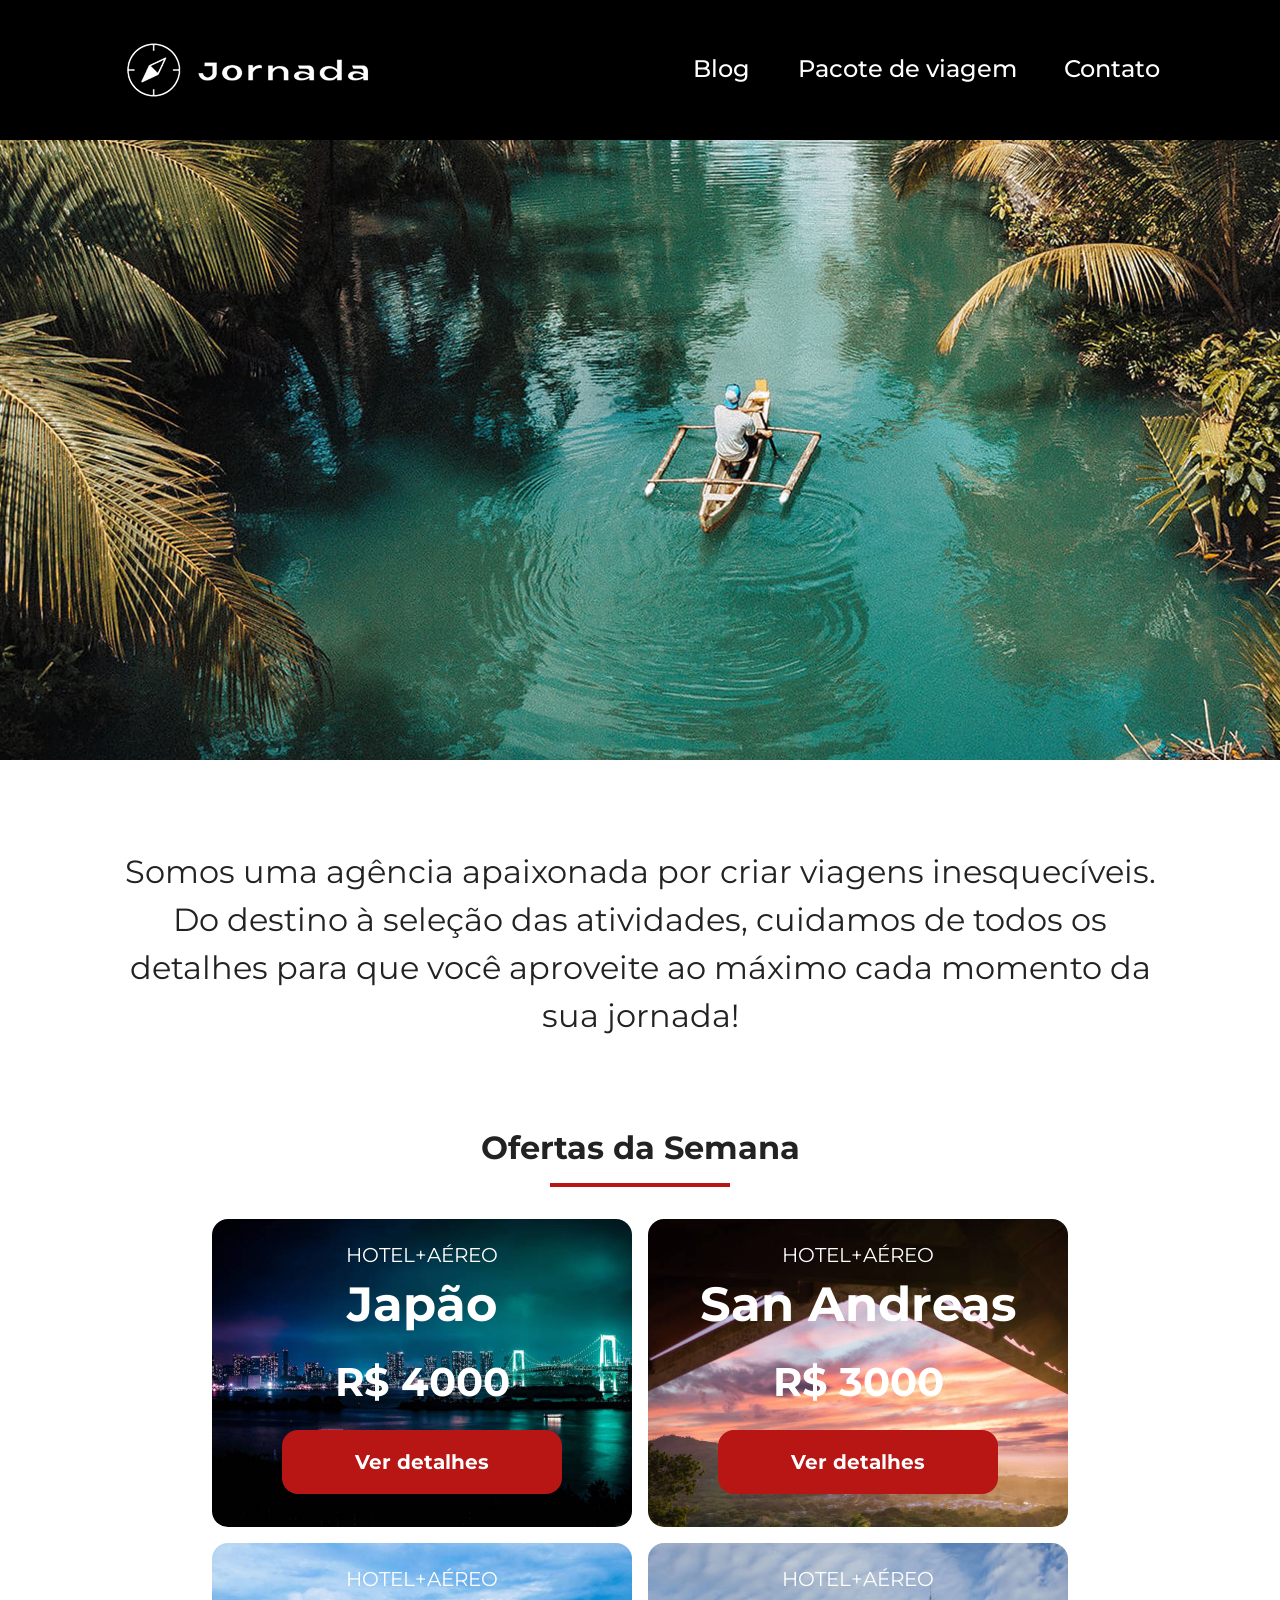
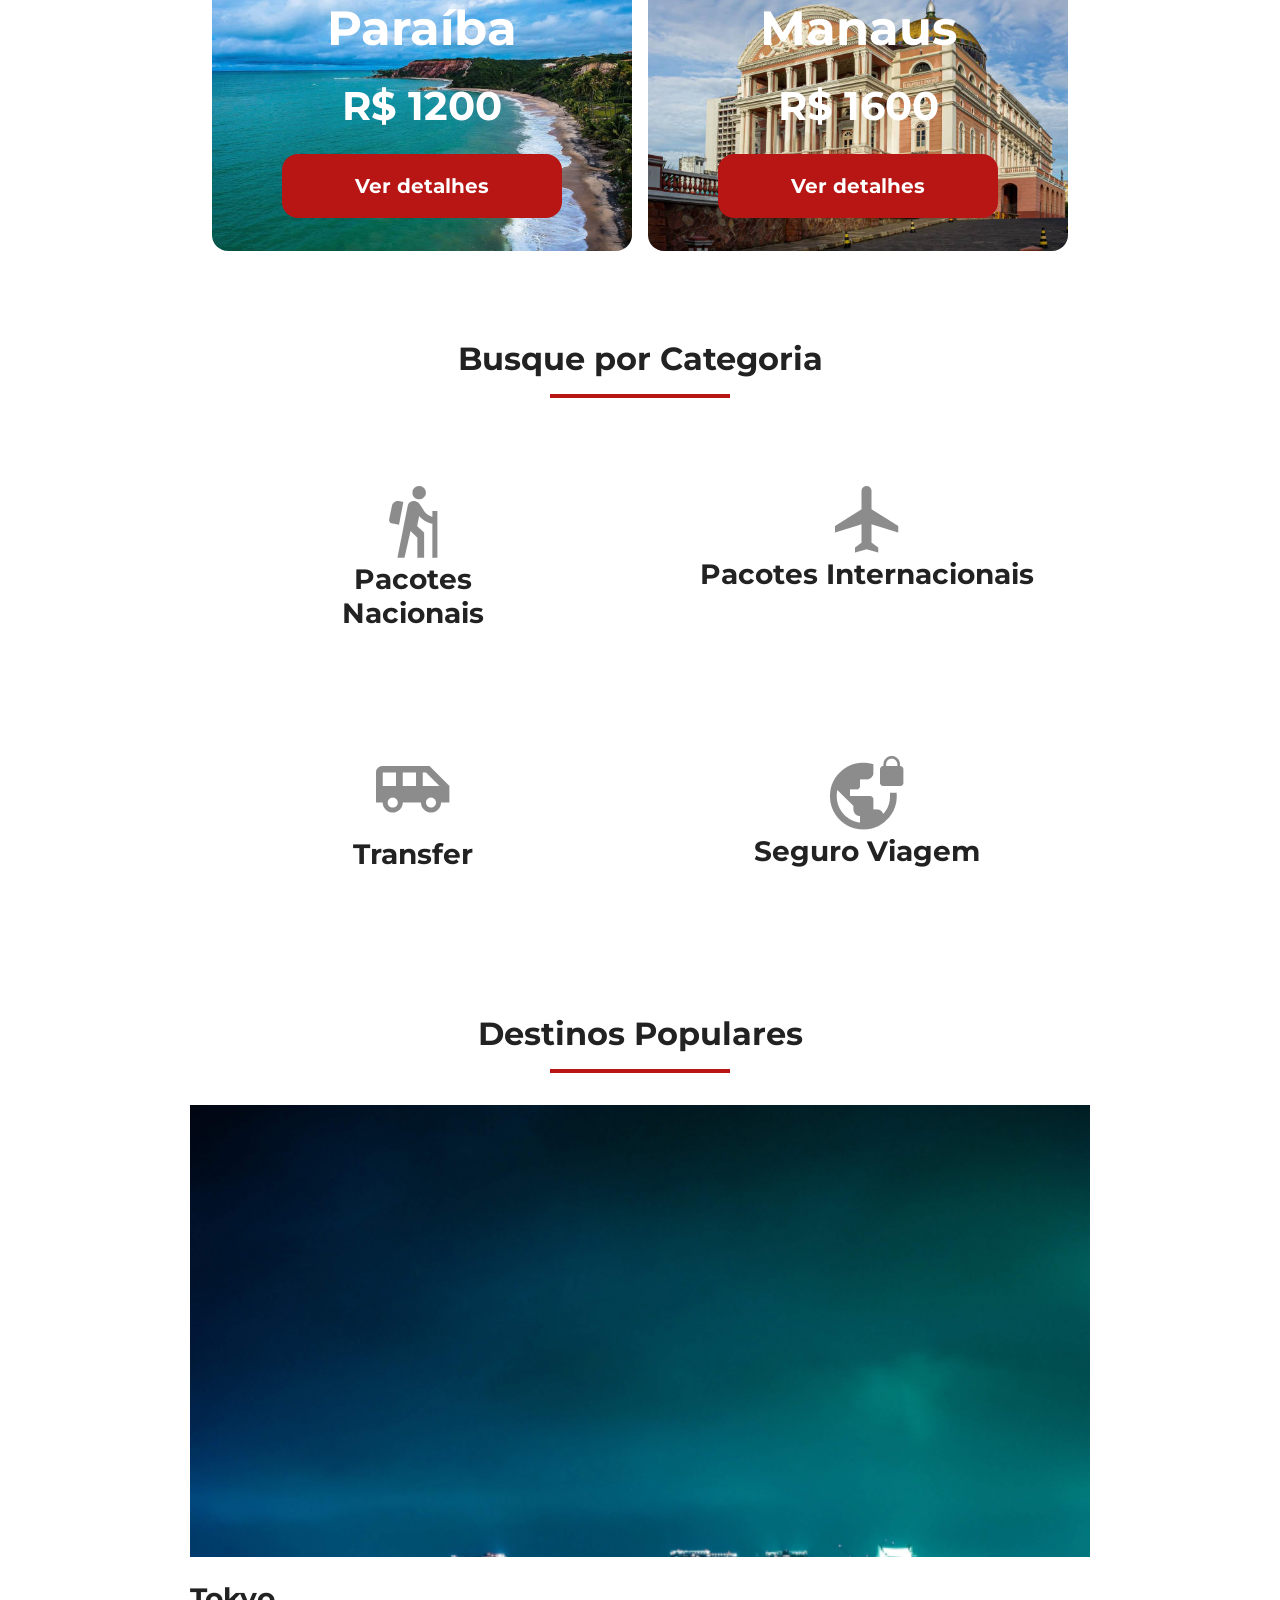
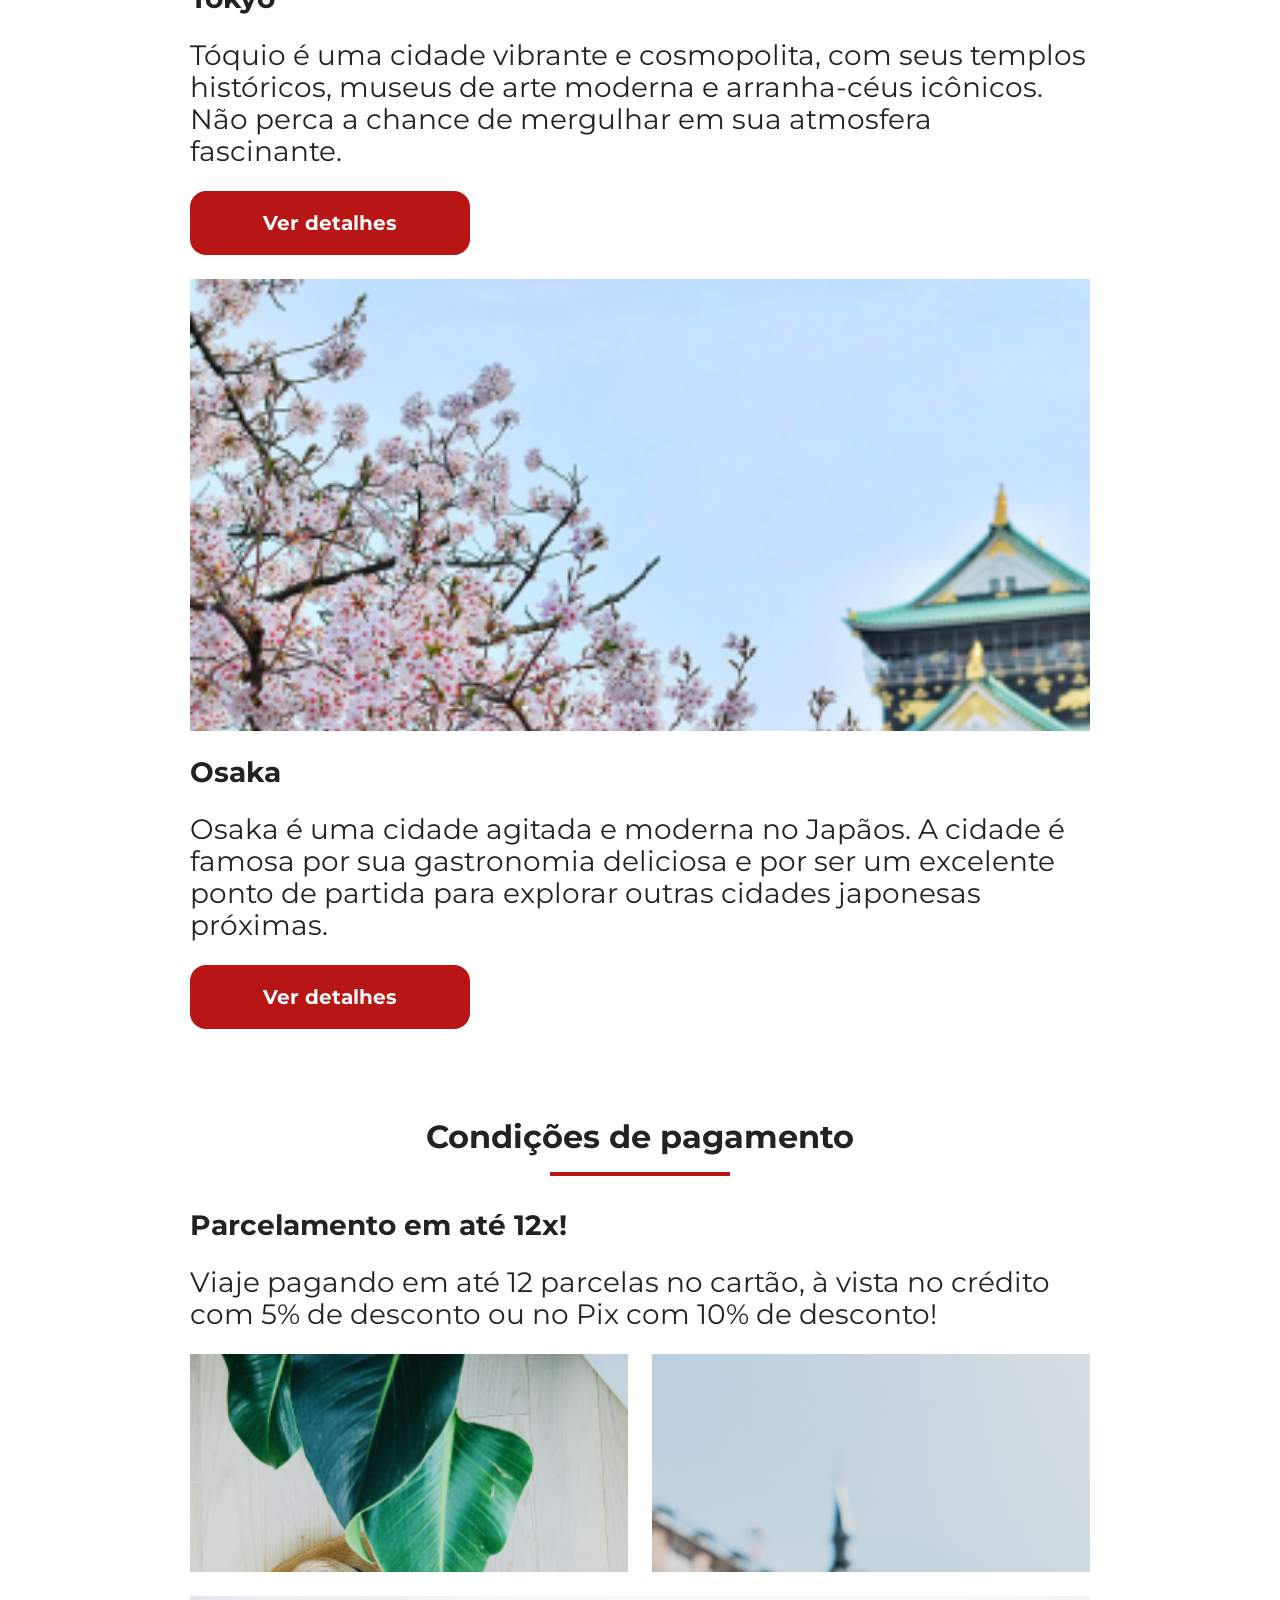
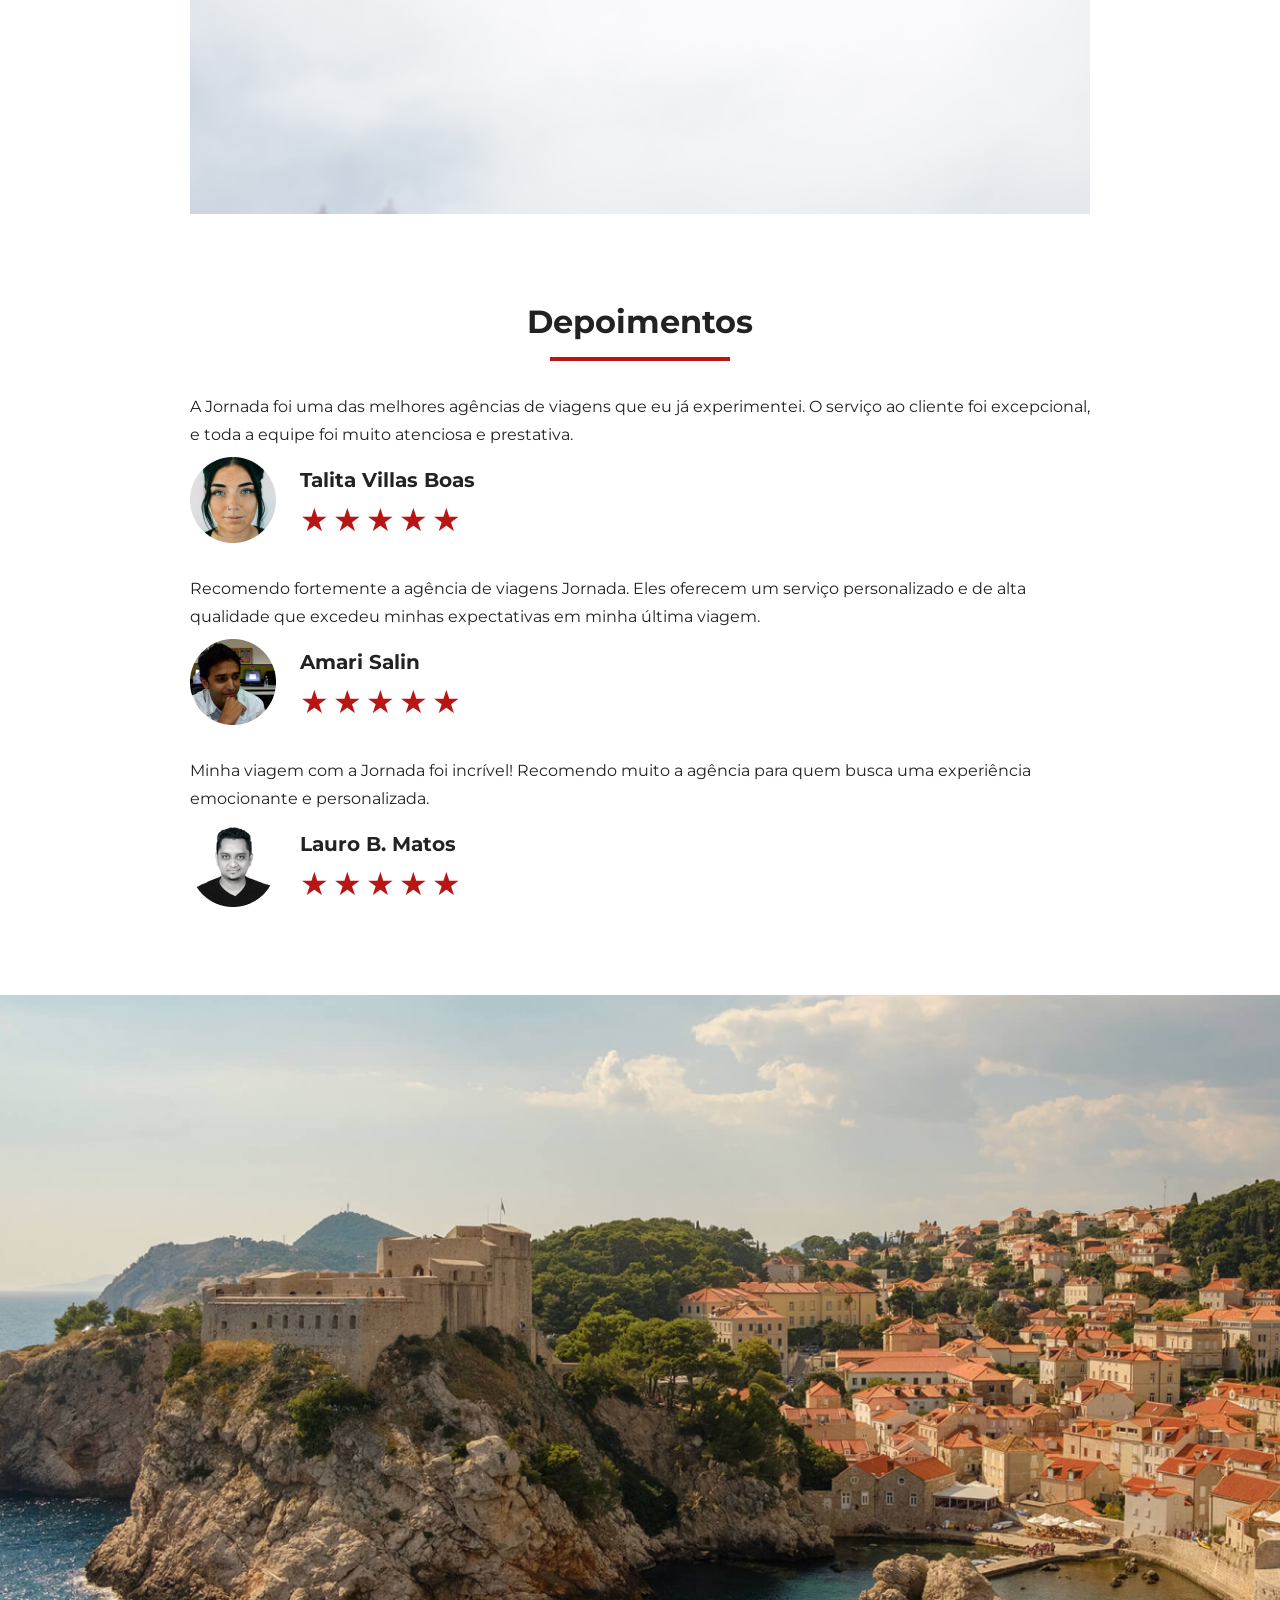
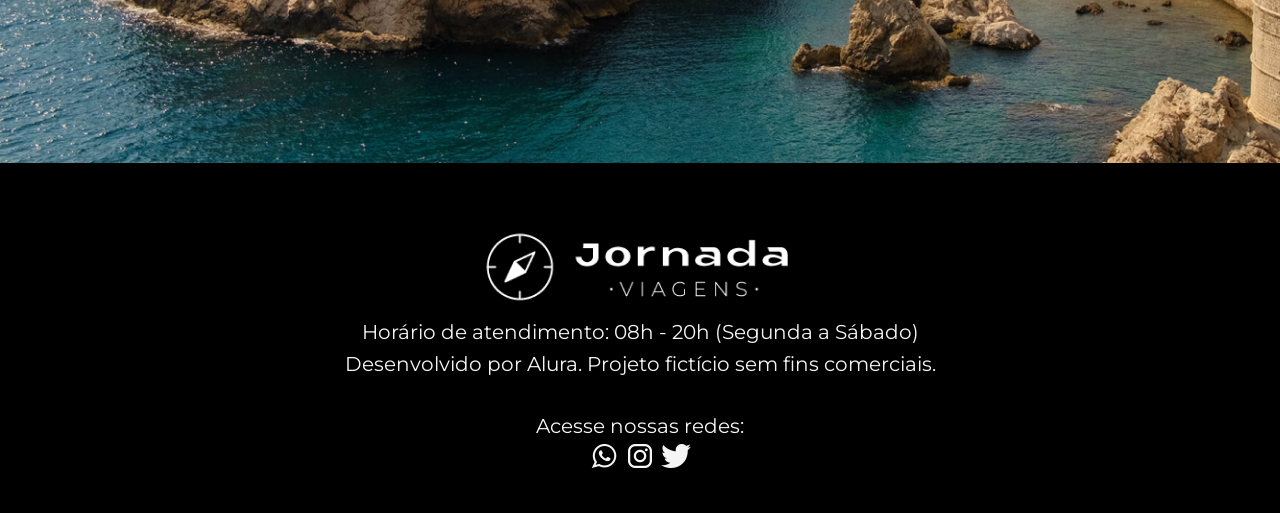
<file: index.html>
<!doctype html>
<html lang="pt-br">
  <head>
    <meta charset="UTF-8" />
    <meta http-equiv="X-UA-Compatible" content="ie=edge" />
    <meta name="viewport" content="width=device-width, initial-scale=1.0" />
    <title>Jornada Viagens</title>
    <link rel="stylesheet" href="css/style.css" />
    <link rel="icon" href="favicon-logo-branco.svg" type="xml/svg" />
    <meta
      name="description"
      content="Jornada Viagens, uma agência apaixonada por criar viagens inesquecíveis"
    />
    <meta name="og:title" content="Jornada Viagens" />
    <meta
      name="og:description"
      content="Jornada Viagens, uma agência apaixonada por criar viagens inesquecíveis"
    />
    <meta
      name="og:image"
      content="https://leticiamboldo.github.io/jornada-viagens/img/logo-footer.png"
    />
    <meta name="og:type" content="website" />
    <meta
      name="og:url"
      content="https://leticiamboldo.github.io/jornada-viagens"
    />
  </head>
  <body>
    <header class="main-header">
      <a class="logo" href="index.html" title="voltar para a página inicial">
        <img
          class="img-mobile"
          src="img/bussola-jornada-branca.png"
          alt="Bússola do logo Jornada Viagens na cor branco"
        />
        <img
          class="img-desktop"
          src="img/Logo-jornada-branca.png"
          alt="Logo Jornada Viagens na cor branca"
        />
      </a>
      <div class="navegation-menu">
        <label for="menu">
          <img src="img/menu.png" alt="Menu" />
        </label>
        <input type="checkbox" id="menu" hidden />
        <nav>
          <ul class="list-links">
            <li>
              <a href="html/blog.html" target="_blank" title="Acessar Blog"
                >Blog</a
              >
            </li>
            <li>
              <a
                href="html/pacotes.html"
                target="_blank"
                title="Acessar Pacotes de viagem"
                >Pacote de viagem</a
              >
            </li>
            <li>
              <a
                href="html/contato.html"
                target="_blank"
                title="Acessar Contato"
                >Contato</a
              >
            </li>
          </ul>
        </nav>
      </div>
    </header>
    <section class="hero">
      <div class="hero-img"></div>
      <h2>
        Somos uma agência apaixonada por criar viagens inesquecíveis. Do destino
        à seleção das atividades, cuidamos de todos os detalhes para que você
        aproveite ao máximo cada momento da sua jornada!
      </h2>
    </section>
    <section class="offers">
      <div class="section-title">
        <h2>Ofertas da Semana</h2>
        <hr />
      </div>
      <div class="offers-cards">
        <article class="card japao">
          <header>
            <p>HOTEL+AÉREO</p>
            <h3>
              Japão
              <span>R$ 4000</span>
            </h3>
          </header>
          <footer>
            <a href="#" class="button">Ver detalhes</a>
          </footer>
        </article>
        <article class="card san-andres">
          <header>
            <p>HOTEL+AÉREO</p>
            <h3>
              San Andreas
              <span>R$ 3000</span>
            </h3>
          </header>
          <footer>
            <a href="#" class="button">Ver detalhes</a>
          </footer>
        </article>
        <article class="card paraiba">
          <header>
            <p>HOTEL+AÉREO</p>
            <h3>
              Paraíba
              <span>R$ 1200</span>
            </h3>
          </header>
          <footer>
            <a href="#" class="button">Ver detalhes</a>
          </footer>
        </article>
        <article class="card manaus">
          <header>
            <p>HOTEL+AÉREO</p>
            <h3>
              Manaus
              <span>R$ 1600</span>
            </h3>
          </header>
          <footer>
            <a href="#" class="button">Ver detalhes</a>
          </footer>
        </article>
      </div>
    </section>
    <section class="categories">
      <div class="section-title">
        <h2>Busque por Categoria</h2>
        <hr />
      </div>
      <div class="section-categories">
        <div class="card-categories">
          <a
            href="#"
            class="card"
            target="_blank"
            title="Busque pela categoria Pacotes Nacionais"
          >
            <img
              src="img/icon-p-nacional.png"
              alt="ícone cinza representa uma pessoa fazendo tracking"
            />
            <h3 class="content-title">
              Pacotes <br />
              Nacionais
            </h3>
          </a>
          <a
            href="#"
            class="card"
            target="_blank"
            title="Busque pela categoria Pacotes Internacionais"
          >
            <img
              src="img/icon-p-internacional.png"
              alt="ícone cinza representando um avião"
            />
            <h3 class="content-title">Pacotes Internacionais</h3>
          </a>
          <a
            href="#"
            class="card single-line transfer"
            target="_blank"
            title="Busque pela categoria Transfer"
          >
            <img
              src="img/icon-transfer.png"
              alt="ícone cinza representanod um ônibus"
            />
            <h3 class="content-title">Transfer</h3>
          </a>
          <a
            href="#"
            class="card single-line"
            target="_blank"
            title="Busque pela categoria Seguro Viagem"
          >
            <img
              src="img/icon-seg-viagem.png"
              alt="ícone cinza represntando o planeta terra com um cadeado"
            />
            <h3 class="content-title">Seguro Viagem</h3>
          </a>
        </div>
      </div>
    </section>
    <section class="destinations">
      <div class="section-title">
        <h2>Destinos Populares</h2>
        <hr />
      </div>
      <div class="destination-items">
        <article class="item">
          <header>
            <div class="img-item tokyo"></div>
            <h4 class="content-title">Tokyo</h4>
          </header>
          <p class="content-text">
            Tóquio é uma cidade vibrante e cosmopolita, com seus templos
            históricos, museus de arte moderna e arranha-céus icônicos. Não
            perca a chance de mergulhar em sua atmosfera fascinante.
          </p>
          <footer>
            <a
              href="#"
              target="_blank"
              class="button"
              title="Veja mais detalhes do destino "
              >Ver detalhes</a
            >
          </footer>
        </article>
        <article class="item">
          <header>
            <div class="img-item osaka"></div>
            <h4 class="content-title">Osaka</h4>
          </header>
          <p class="content-text">
            Osaka é uma cidade agitada e moderna no Japãos. A cidade é famosa
            por sua gastronomia deliciosa e por ser um excelente ponto de
            partida para explorar outras cidades japonesas próximas.
          </p>
          <footer>
            <a href="#" target="_blank" class="button">Ver detalhes</a>
          </footer>
        </article>
      </div>
    </section>
    <section class="payments">
      <div class="section-title">
        <h2>Condições de pagamento</h2>
        <hr />
      </div>
      <div class="content-container">
        <div class="text-content">
          <h3 class="content-title">Parcelamento em até 12x!</h3>
          <p class="content-text">
            Viaje pagando em até 12 parcelas no cartão, à vista no crédito com
            5% de desconto ou no Pix com 10% de desconto!
          </p>
        </div>
        <div class="image-gallery">
          <div class="image first"></div>
          <div class="image second"></div>
          <div class="image thirdy colspan-2"></div>
        </div>
      </div>
    </section>
    <section class="testimonial">
      <div class="section-title">
        <h2>Depoimentos</h2>
        <hr />
      </div>
      <div class="testimonial-container">
        <article>
          <header>
            <p>
              A Jornada foi uma das melhores agências de viagens que eu já
              experimentei. O serviço ao cliente foi excepcional, e toda a
              equipe foi muito atenciosa e prestativa.
            </p>
          </header>
          <footer>
            <img
              src="img/av-talita.png"
              alt="imagem de perfil da cliente Talita Villas Boas"
            />
            <div class="profile-content">
              <h4>Talita Villas Boas</h4>
              <div class="rating">
                <span class="star">&#9733;</span>
                <span class="star">&#9733;</span>
                <span class="star">&#9733;</span>
                <span class="star">&#9733;</span>
                <span class="star">&#9733;</span>
              </div>
            </div>
          </footer>
        </article>
        <article>
          <header>
            <p>
              Recomendo fortemente a agência de viagens Jornada. Eles oferecem
              um serviço personalizado e de alta qualidade que excedeu minhas
              expectativas em minha última viagem.
            </p>
          </header>
          <footer>
            <img
              src="img/av-amari.png"
              alt="imagem de perfil da cliente Amari Salin"
            />
            <div class="profile-content">
              <h4>Amari Salin</h4>
              <div class="rating">
                <span class="star">&#9733;</span>
                <span class="star">&#9733;</span>
                <span class="star">&#9733;</span>
                <span class="star">&#9733;</span>
                <span class="star">&#9733;</span>
              </div>
            </div>
          </footer>
        </article>
        <article>
          <header>
            <p>
              Minha viagem com a Jornada foi incrível! Recomendo muito a agência
              para quem busca uma experiência emocionante e personalizada.
            </p>
          </header>
          <footer>
            <img
              src="img/av-lauro.png"
              alt="imagem de perfil da cliente Lauro B. Matos"
            />
            <div class="profile-content">
              <h4>Lauro B. Matos</h4>
              <div class="rating">
                <span class="star">&#9733;</span>
                <span class="star">&#9733;</span>
                <span class="star">&#9733;</span>
                <span class="star">&#9733;</span>
                <span class="star">&#9733;</span>
              </div>
            </div>
          </footer>
        </article>
      </div>
    </section>
    <section class="banner">
      <div class="img-banner"></div>
    </section>
    <footer class="footer">
      <div class="footer-container">
        <div class="text-container">
          <img src="img/logo-footer.png" alt="Logo da Jornada viagens" />
          <p class="text-footer">
            Horário de atendimento: 08h - 20h (Segunda a Sábado) <br />
            Desenvolvido por Alura. Projeto fictício sem fins comerciais.
          </p>
        </div>
        <div class="footer-redes">
          <p class="footer-text-redes">Acesse nossas redes:</p>
          <a href="#" target="_blank" title="Entre em contato via whatsapp">
            <img
              src="img/logo-whatsapp-footer.png"
              alt="Logo do whatsapp da cor branca"
              class="footer-img"
            />
          </a>
          <a
            href="#"
            target="_blank"
            title="Acesse o Instagram do Jornada Viagens"
          >
            <img
              src="img/logo-instagram-footer.png"
              alt="Logo do instagram da cor branca"
              class="footer-img"
            />
          </a>
          <a
            href="#"
            target="_blank"
            title="Acesse o Twitter do Jornada Viagens"
          >
            <img
              src="img/logo-twitter-footer.png"
              alt="Logo do twitter da cor branca"
              class="footer-img"
            />
          </a>
        </div>
      </div>
    </footer>
  </body>
</html>
</file>
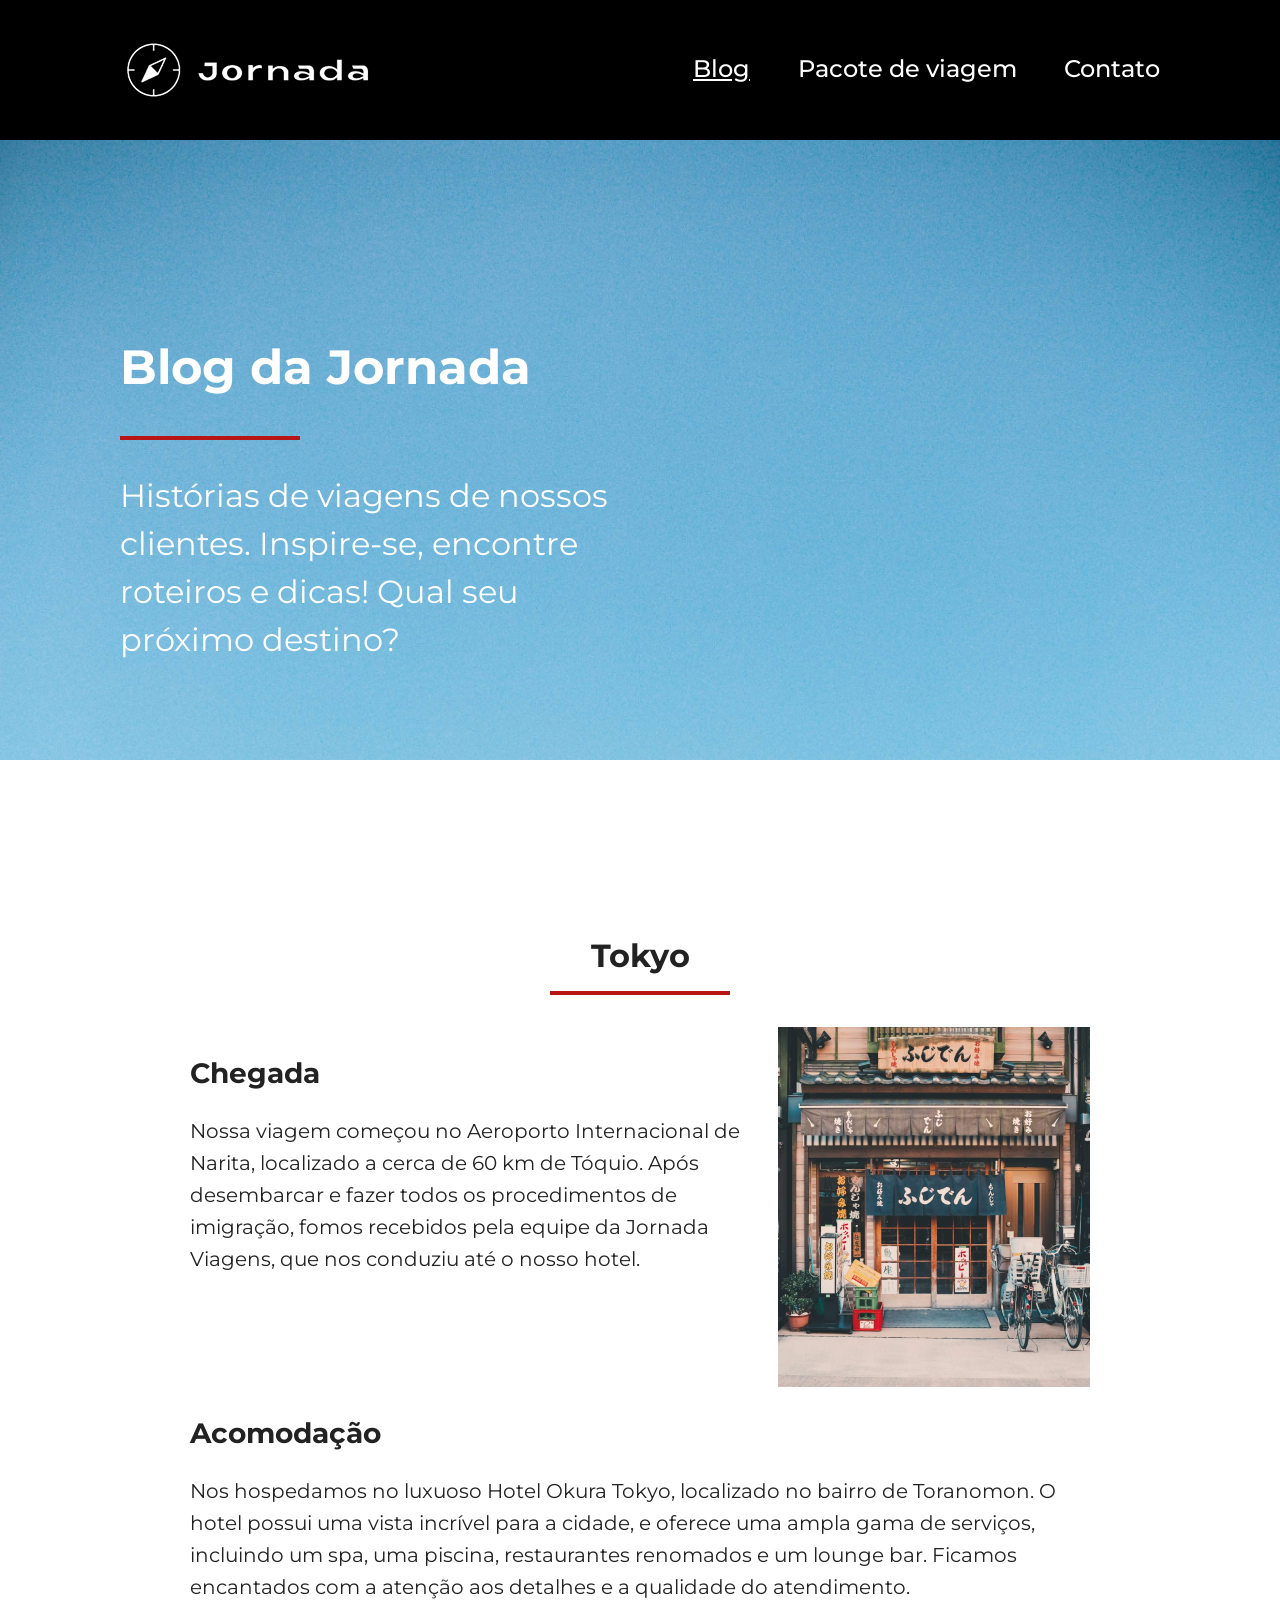
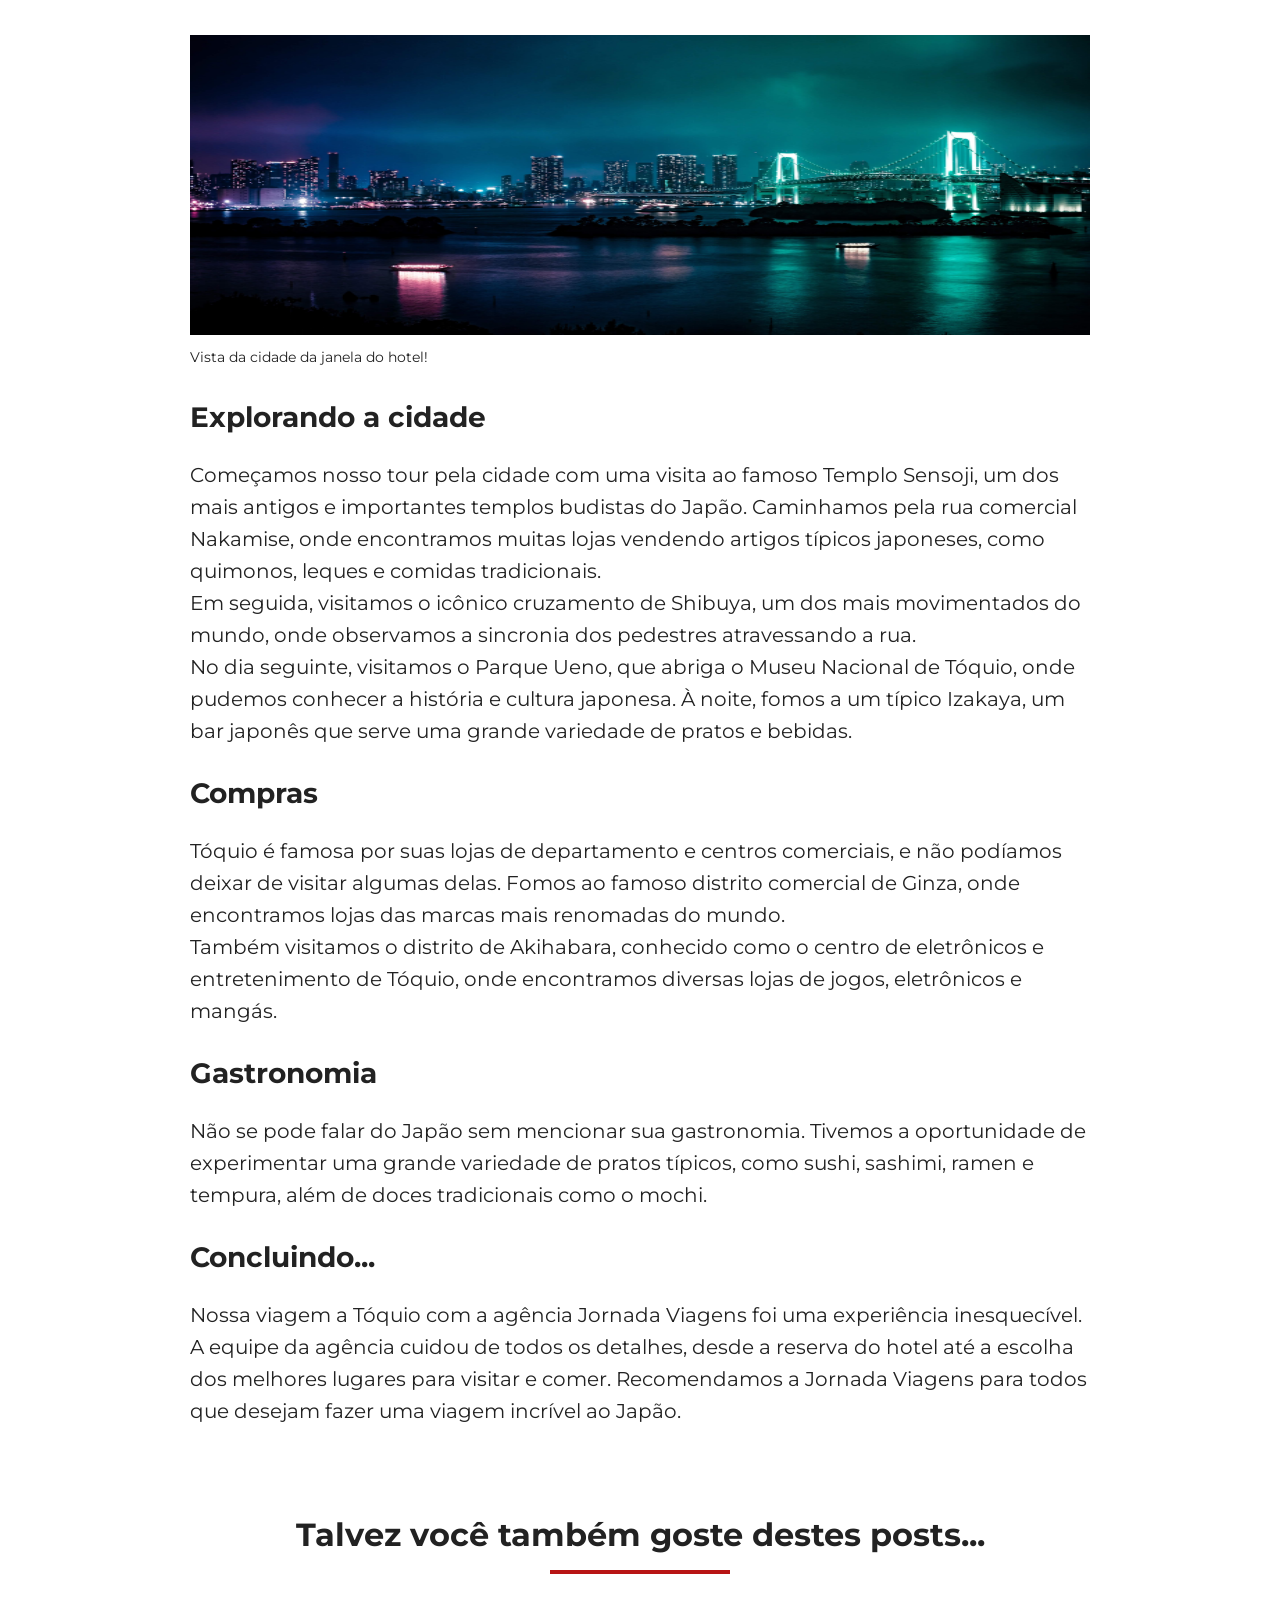
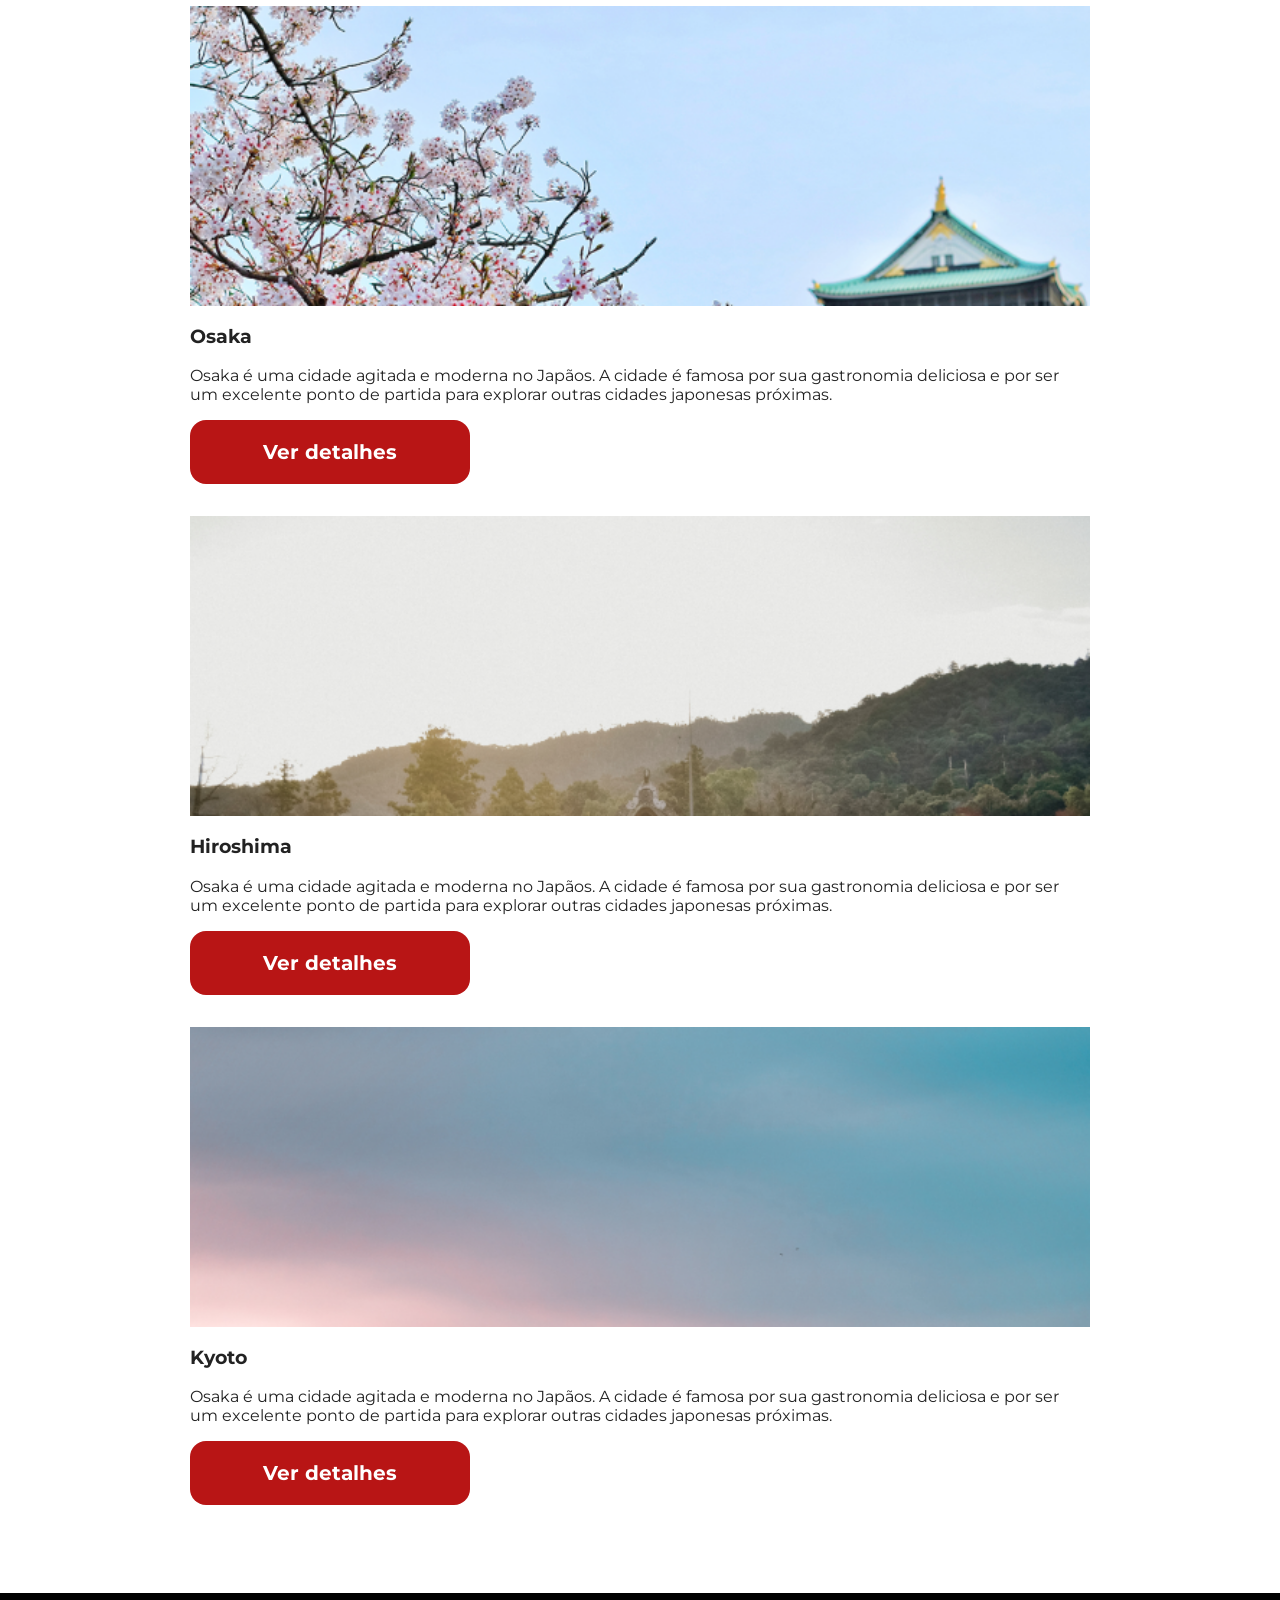
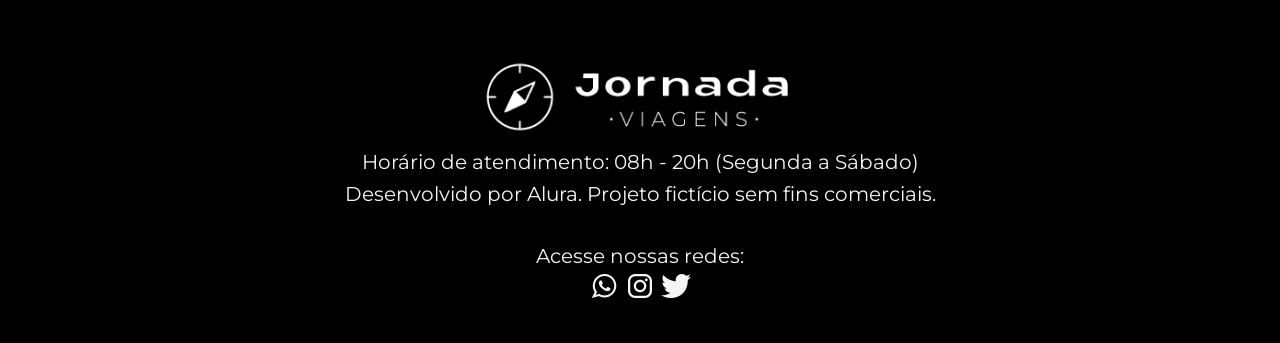
<file: html/blog.html>
<!doctype html>
<html lang="pt-br">
  <head>
    <meta charset="UTF-8" />
    <meta http-equiv="X-UA-Compatible" content="ie=edge" />
    <meta name="viewport" content="width=device-width, initial-scale=1.0" />
    <title>Jornada Viagens - Blog</title>
    <link rel="stylesheet" href="../css/style.css" />
    <link rel="icon" href="../favicon-logo-branco.svg" type="xml/svg" />
    <meta
      name="description"
      content="Jornada Viagens, uma agência apaixonada por criar viagens inesquecíveis"
    />
    <meta name="og:title" content="Jornada Viagens" />
    <meta
      name="og:description"
      content="Jornada Viagens, uma agência apaixonada por criar viagens inesquecíveis"
    />
    <meta
      name="og:image"
      content="https://leticiamboldo.github.io/jornada-viagens/img/logo-footer.png"
    />
    <meta name="og:type" content="website" />
    <meta
      name="og:url"
      content="https://leticiamboldo.github.io/jornada-viagens"
    />
  </head>
  <body>
    <header class="main-header">
      <a class="logo" href="../index.html" title="voltar para a página inicial">
        <img
          class="img-mobile"
          src="../img/bussola-jornada-branca.png"
          alt="Bússola do logo Jornada Viagens na cor branco"
        />
        <img
          class="img-desktop"
          src="../img/Logo-jornada-branca.png"
          alt="Logo Jornada Viagens na cor branca"
        />
      </a>
      <div class="navegation-menu">
        <label for="menu">
          <img src="../img/menu.png" alt="Menu" />
        </label>
        <input type="checkbox" id="menu" hidden />
        <nav>
          <ul class="list-links">
            <li>
              <a
                class="underlined"
                href="blog.html"
                target="_blank"
                title="Acessar Blog"
                >Blog</a
              >
            </li>
            <li>
              <a
                href="pacotes.html"
                target="_blank"
                title="Acessar Pacotes de viagem"
                >Pacote de viagem</a
              >
            </li>
            <li>
              <a href="contato.html" target="_blank" title="Acessar Contato"
                >Contato</a
              >
            </li>
          </ul>
        </nav>
      </div>
    </header>
    <main>
      <section class="hero-blog">
        <div class="hero-blog-img">
          <div class="section-header-title">
            <h2 class="title-content-hero">Blog da Jornada</h2>
            <hr />
            <p class="text-content-hero">
              Histórias de viagens de nossos clientes. Inspire-se, encontre
              roteiros e dicas! Qual seu próximo destino?
            </p>
          </div>
        </div>
      </section>
      <section class="description-place">
        <div class="section-title">
          <h2>Tokyo</h2>
          <hr />
        </div>
        <div class="text-img-start">
          <div class="text-start">
            <h3>Chegada</h3>
            <p>
              Nossa viagem começou no Aeroporto Internacional de Narita,
              localizado a cerca de 60 km de Tóquio. Após desembarcar e fazer
              todos os procedimentos de imigração, fomos recebidos pela equipe
              da Jornada Viagens, que nos conduziu até o nosso hotel.
            </p>
          </div>
          <div class="img-start">
            <img
              class="img-tokyo-mobile"
              src="../img/description-tokyu-start-mobile.png"
              alt="uma loja no japonesa generica"
            />
            <img
              class="img-tokyo-desktop"
              src="../img/description-tokyu-start-desktop.png"
              alt="uma loja no japonesa generica"
            />
          </div>
        </div>
        <div class="text-start">
          <h3>Acomodação</h3>
          <p>
            Nos hospedamos no luxuoso Hotel Okura Tokyo, localizado no bairro de
            Toranomon. O hotel possui uma vista incrível para a cidade, e
            oferece uma ampla gama de serviços, incluindo um spa, uma piscina,
            restaurantes renomados e um lounge bar. Ficamos encantados com a
            atenção aos detalhes e a qualidade do atendimento.
          </p>
          <figure>
            <img
              class="img-blog-mobile"
              src="../img/description-tokyu-accommodation-mobile.png"
              alt="Imagem de um rio com uma cidade japonesa ao fundo"
            />
            <img
              class="img-blog-tablet"
              src="../img/description-tokyu-accommodation-tablet.png"
              alt="Imagem de um rio com uma cidade japonesa ao fundo"
            />
            <img
              class="img-blog-desktop"
              src="../img/description-tokyu-accommodation-desktop.png"
              alt="Imagem de um rio com uma cidade japonesa ao fundo"
            />
            <figcaption>Vista da cidade da janela do hotel!</figcaption>
          </figure>
        </div>
        <div class="text-start">
          <h3>Explorando a cidade</h3>
          <p>
            Começamos nosso tour pela cidade com uma visita ao famoso Templo
            Sensoji, um dos mais antigos e importantes templos budistas do
            Japão. Caminhamos pela rua comercial Nakamise, onde encontramos
            muitas lojas vendendo artigos típicos japoneses, como quimonos,
            leques e comidas tradicionais.
          </p>
          <p>
            Em seguida, visitamos o icônico cruzamento de Shibuya, um dos mais
            movimentados do mundo, onde observamos a sincronia dos pedestres
            atravessando a rua.
          </p>
          <p>
            No dia seguinte, visitamos o Parque Ueno, que abriga o Museu
            Nacional de Tóquio, onde pudemos conhecer a história e cultura
            japonesa. À noite, fomos a um típico Izakaya, um bar japonês que
            serve uma grande variedade de pratos e bebidas.
          </p>
        </div>
        <div class="text-start">
          <h3>Compras</h3>
          <p>
            Tóquio é famosa por suas lojas de departamento e centros comerciais,
            e não podíamos deixar de visitar algumas delas. Fomos ao famoso
            distrito comercial de Ginza, onde encontramos lojas das marcas mais
            renomadas do mundo.
          </p>
          <p>
            Também visitamos o distrito de Akihabara, conhecido como o centro de
            eletrônicos e entretenimento de Tóquio, onde encontramos diversas
            lojas de jogos, eletrônicos e mangás.
          </p>
        </div>
        <div class="text-start">
          <h3>Gastronomia</h3>
          <p>
            Não se pode falar do Japão sem mencionar sua gastronomia. Tivemos a
            oportunidade de experimentar uma grande variedade de pratos típicos,
            como sushi, sashimi, ramen e tempura, além de doces tradicionais
            como o mochi.
          </p>
        </div>
        <div class="text-start">
          <h3>Concluindo...</h3>
          <p>
            Nossa viagem a Tóquio com a agência Jornada Viagens foi uma
            experiência inesquecível. A equipe da agência cuidou de todos os
            detalhes, desde a reserva do hotel até a escolha dos melhores
            lugares para visitar e comer. Recomendamos a Jornada Viagens para
            todos que desejam fazer uma viagem incrível ao Japão.
          </p>
        </div>
      </section>
      <section class="maybe-you-liked">
        <div class="section-title">
          <h2>Talvez você também goste destes posts...</h2>
          <hr />
        </div>
        <div class="places">
          <article class="blog-items">
            <header>
              <div class="blog-img-items osaka"></div>
              <h3>Osaka</h3>
            </header>
            <main>
              <p>
                Osaka é uma cidade agitada e moderna no Japãos. A cidade é
                famosa por sua gastronomia deliciosa e por ser um excelente
                ponto de partida para explorar outras cidades japonesas
                próximas.
              </p>
            </main>
            <footer>
              <a
                href="#"
                target="_blank"
                class="button"
                title="Veja mais detalhes do destino "
                >Ver detalhes</a
              >
            </footer>
          </article>
          <article class="blog-items">
            <header>
              <div class="blog-img-items hiroshima"></div>
              <h3>Hiroshima</h3>
            </header>
            <main>
              <p>
                Osaka é uma cidade agitada e moderna no Japãos. A cidade é
                famosa por sua gastronomia deliciosa e por ser um excelente
                ponto de partida para explorar outras cidades japonesas
                próximas.
              </p>
            </main>
            <footer>
              <a
                href="#"
                target="_blank"
                class="button"
                title="Veja mais detalhes do destino "
                >Ver detalhes</a
              >
            </footer>
          </article>
          <article class="blog-items">
            <header>
              <div class="blog-img-items kyoto"></div>
              <h3>Kyoto</h3>
            </header>
            <main>
              <p>
                Osaka é uma cidade agitada e moderna no Japãos. A cidade é
                famosa por sua gastronomia deliciosa e por ser um excelente
                ponto de partida para explorar outras cidades japonesas
                próximas.
              </p>
            </main>
            <footer>
              <a
                href="#"
                target="_blank"
                class="button"
                title="Veja mais detalhes do destino "
                >Ver detalhes</a
              >
            </footer>
          </article>
        </div>
      </section>
    </main>
    <footer class="footer">
      <div class="footer-container">
        <div class="text-container">
          <img src="../img/logo-footer.png" alt="Logo da Jornada viagens" />
          <p class="text-footer">
            Horário de atendimento: 08h - 20h (Segunda a Sábado) <br />
            Desenvolvido por Alura. Projeto fictício sem fins comerciais.
          </p>
        </div>
        <div class="footer-redes">
          <p class="footer-text-redes">Acesse nossas redes:</p>
          <a href="#" target="_blank" title="Entre em contato via whatsapp">
            <img
              src="../img/logo-whatsapp-footer.png"
              alt="Logo do whatsapp da cor branca"
              class="footer-img"
            />
          </a>
          <a
            href="#"
            target="_blank"
            title="Acesse o Instagram do Jornada Viagens"
          >
            <img
              src="../img/logo-instagram-footer.png"
              alt="Logo do instagram da cor branca"
              class="footer-img"
            />
          </a>
          <a
            href="#"
            target="_blank"
            title="Acesse o Twitter do Jornada Viagens"
          >
            <img
              src="../img/logo-twitter-footer.png"
              alt="Logo do twitter da cor branca"
              class="footer-img"
            />
          </a>
        </div>
      </div>
    </footer>
  </body>
</html>
</file>
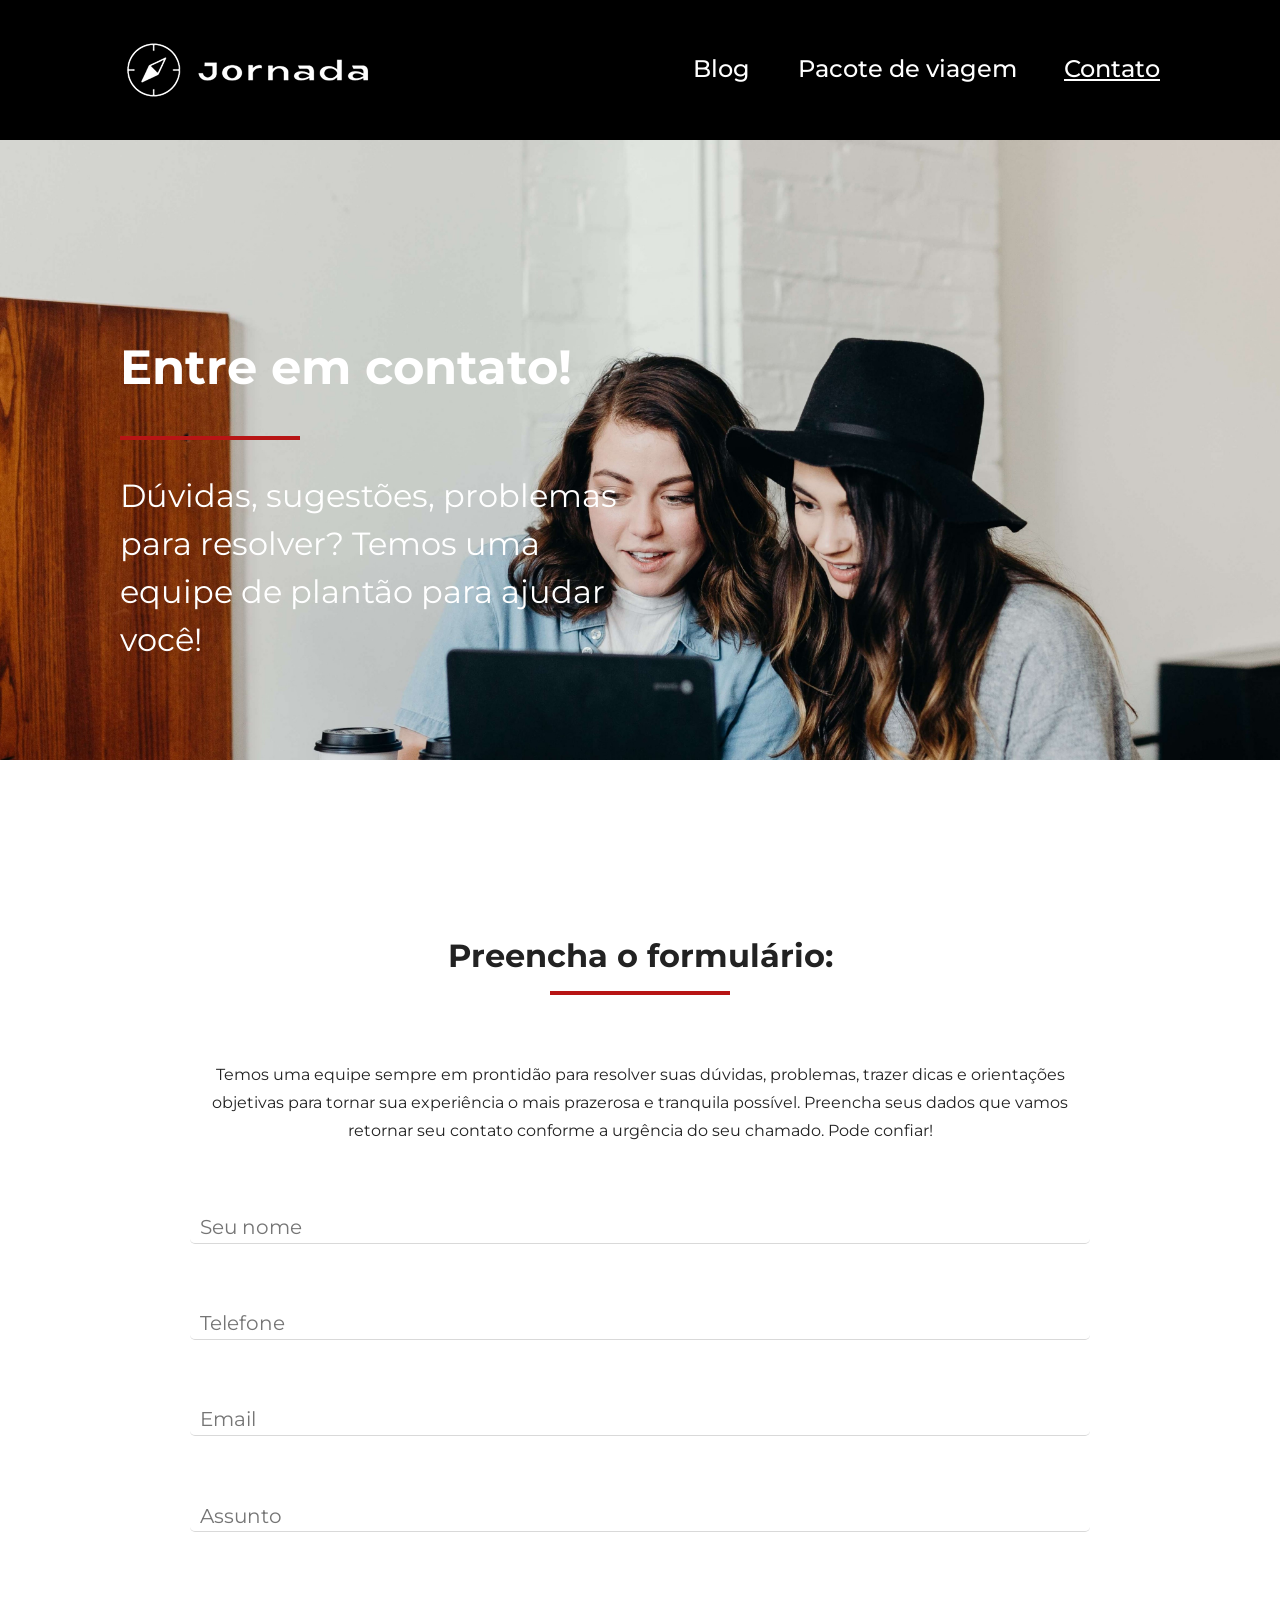
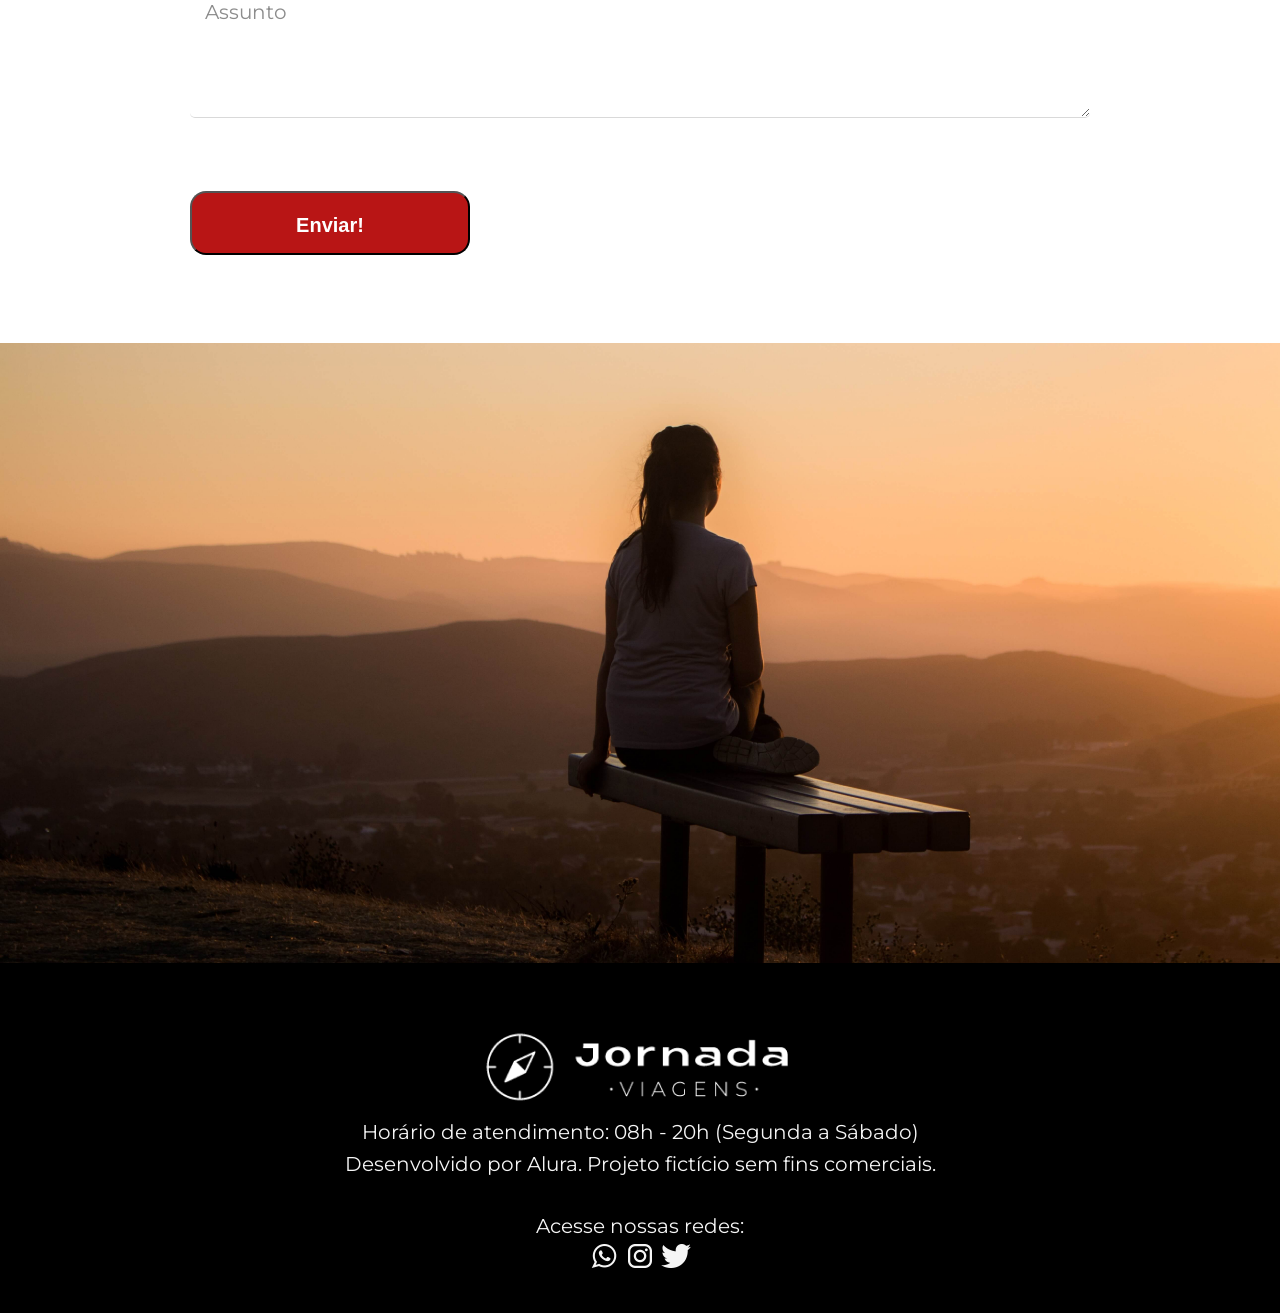
<file: html/contato.html>
<!doctype html>
<html lang="pt-br">
  <head>
    <meta charset="UTF-8" />
    <meta http-equiv="X-UA-Compatible" content="ie=edge" />
    <meta name="viewport" content="width=device-width, initial-scale=1.0" />
    <title>Jornada Viagens - Contato</title>
    <link rel="stylesheet" href="../css/style.css" />
    <link rel="icon" href="../favicon-logo-branco.svg" type="xml/svg" />
    <meta
      name="description"
      content="Jornada Viagens, uma agência apaixonada por criar viagens inesquecíveis"
    />
    <meta name="og:title" content="Jornada Viagens" />
    <meta
      name="og:description"
      content="Jornada Viagens, uma agência apaixonada por criar viagens inesquecíveis"
    />
    <meta
      name="og:image"
      content="https://leticiamboldo.github.io/jornada-viagens/img/logo-footer.png"
    />
    <meta name="og:type" content="website" />
    <meta
      name="og:url"
      content="https://leticiamboldo.github.io/jornada-viagens"
    />
  </head>
  <body>
    <header class="main-header">
      <a class="logo" href="../index.html" title="voltar para a página inicial">
        <img
          class="img-mobile"
          src="../img/bussola-jornada-branca.png"
          alt="Bússola do logo Jornada Viagens na cor branco"
        />
        <img
          class="img-desktop"
          src="../img/Logo-jornada-branca.png"
          alt="Logo Jornada Viagens na cor branca"
        />
      </a>
      <div class="navegation-menu">
        <label for="menu">
          <img src="../img/menu.png" alt="Menu" />
        </label>
        <input type="checkbox" id="menu" hidden />
        <nav>
          <ul class="list-links">
            <li>
              <a href="blog.html" target="_blank" title="Acessar Blog">Blog</a>
            </li>
            <li>
              <a
                href="pacotes.html"
                target="_blank"
                title="Acessar Pacotes de viagem"
                >Pacote de viagem</a
              >
            </li>
            <li>
              <a
                class="underlined"
                href="contato.html"
                target="_blank"
                title="Acessar Contato"
                >Contato</a
              >
            </li>
          </ul>
        </nav>
      </div>
    </header>
    <main>
      <section class="hero-blog">
        <div class="hero-contato-img">
          <div class="section-header-title">
            <h2 class="title-content-hero">Entre em contato!</h2>
            <hr />
            <p class="text-content-hero">
              Dúvidas, sugestões, problemas para resolver? Temos uma equipe de
              plantão para ajudar você!
            </p>
          </div>
        </div>
      </section>
      <section class="form">
        <div class="section-title">
          <h2>Preencha o formulário:</h2>
          <hr />
          <p>
            Temos uma equipe sempre em prontidão para resolver suas dúvidas,
            problemas, trazer dicas e orientações objetivas para tornar sua
            experiência o mais prazerosa e tranquila possível. Preencha seus
            dados que vamos retornar seu contato conforme a urgência do seu
            chamado. Pode confiar!
          </p>
        </div>
        <div class="form-itens">
          <form action="">
            <input type="text" placeholder="Seu nome" id="nameUser" />
            <div class="info-contact">
              <input type="text" placeholder="Telefone" id="telefoneUser" />
              <input type="text" placeholder="Email" id="emailUser" />
            </div>
            <input type="text" placeholder="Assunto" id="subjectUser" />
            <p>Assunto</p>
            <textarea name="" id="subjectInfoUser"></textarea>
            <button class="button">Enviar!</button>
          </form>
        </div>
      </section>
      <section class="hero-footer">
        <div class="hero-footer-contato-img"></div>
      </section>
    </main>
    <footer class="footer">
      <div class="footer-container">
        <div class="text-container">
          <img src="../img/logo-footer.png" alt="Logo da Jornada viagens" />
          <p class="text-footer">
            Horário de atendimento: 08h - 20h (Segunda a Sábado) <br />
            Desenvolvido por Alura. Projeto fictício sem fins comerciais.
          </p>
        </div>
        <div class="footer-redes">
          <p class="footer-text-redes">Acesse nossas redes:</p>
          <a href="#" target="_blank" title="Entre em contato via whatsapp">
            <img
              src="../img/logo-whatsapp-footer.png"
              alt="Logo do whatsapp da cor branca"
              class="footer-img"
            />
          </a>
          <a
            href="#"
            target="_blank"
            title="Acesse o Instagram do Jornada Viagens"
          >
            <img
              src="../img/logo-instagram-footer.png"
              alt="Logo do instagram da cor branca"
              class="footer-img"
            />
          </a>
          <a
            href="#"
            target="_blank"
            title="Acesse o Twitter do Jornada Viagens"
          >
            <img
              src="../img/logo-twitter-footer.png"
              alt="Logo do twitter da cor branca"
              class="footer-img"
            />
          </a>
        </div>
      </div>
    </footer>
  </body>
</html>
</file>
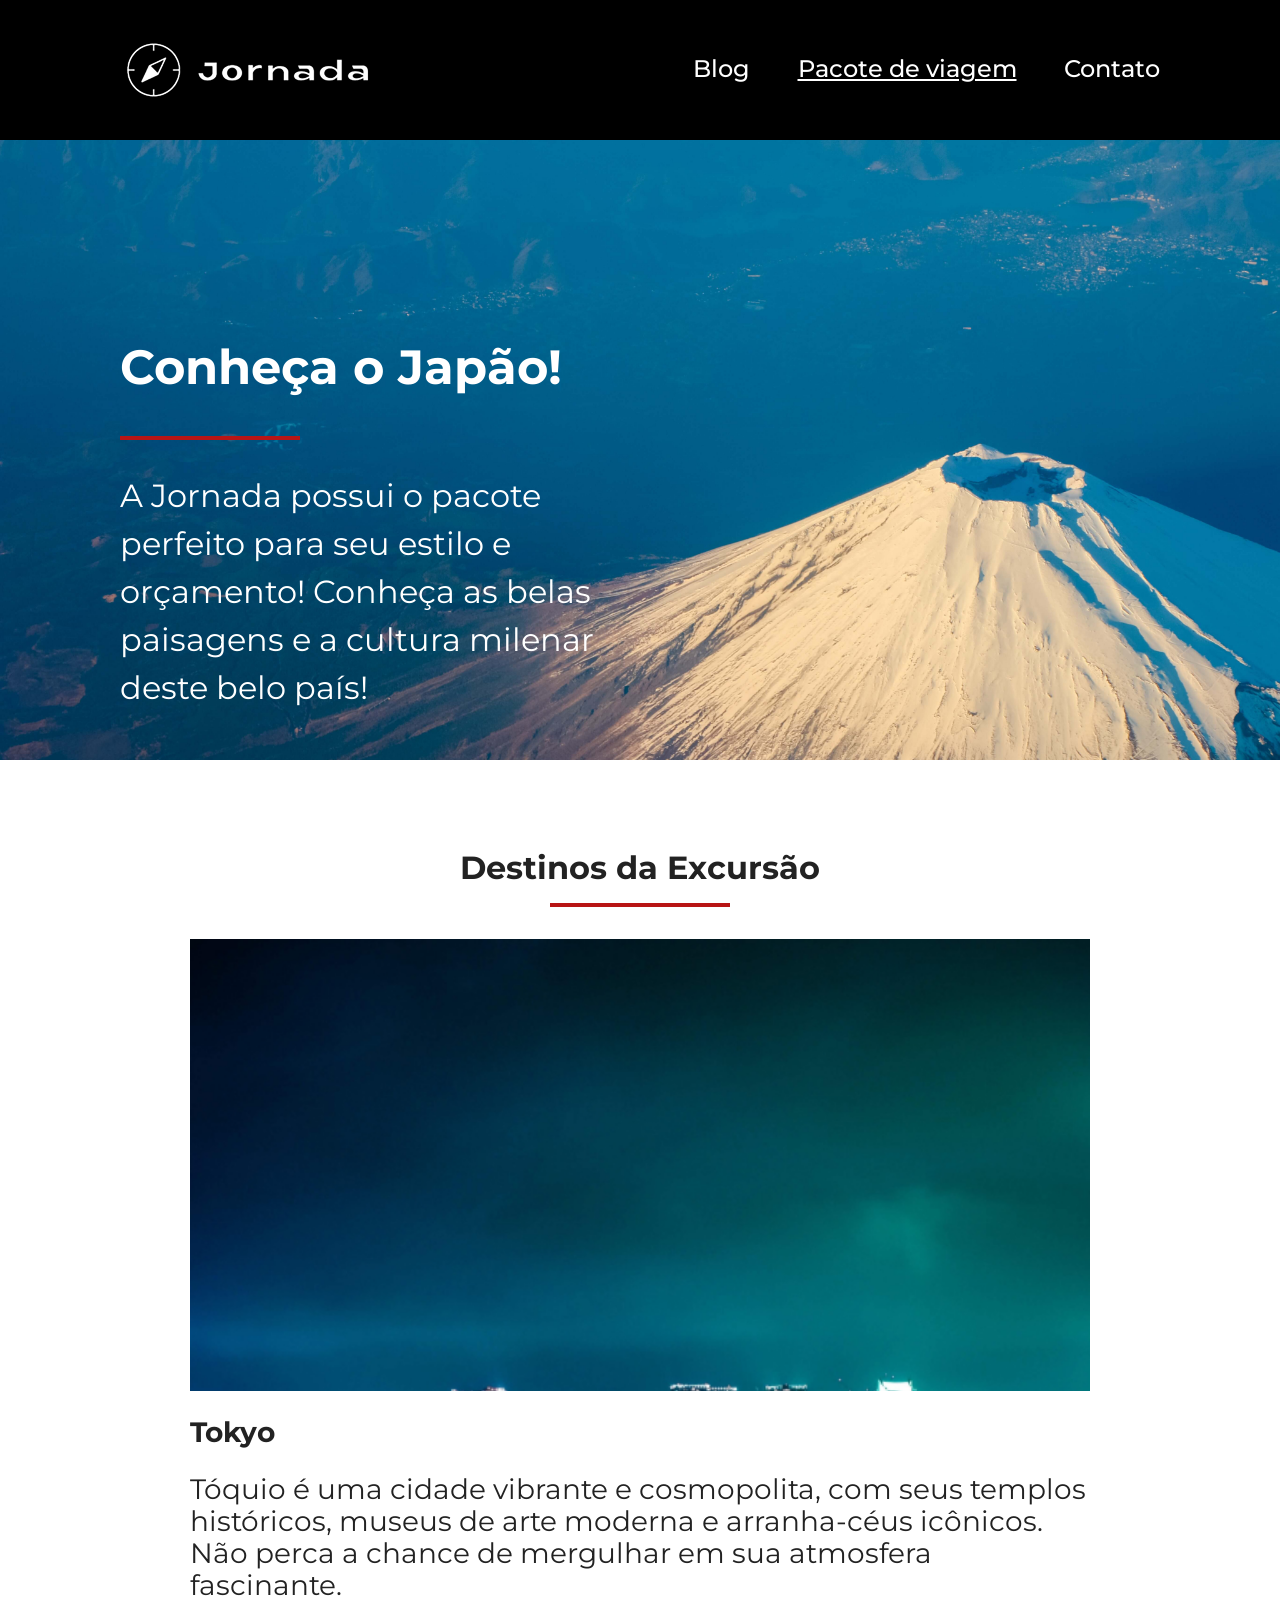
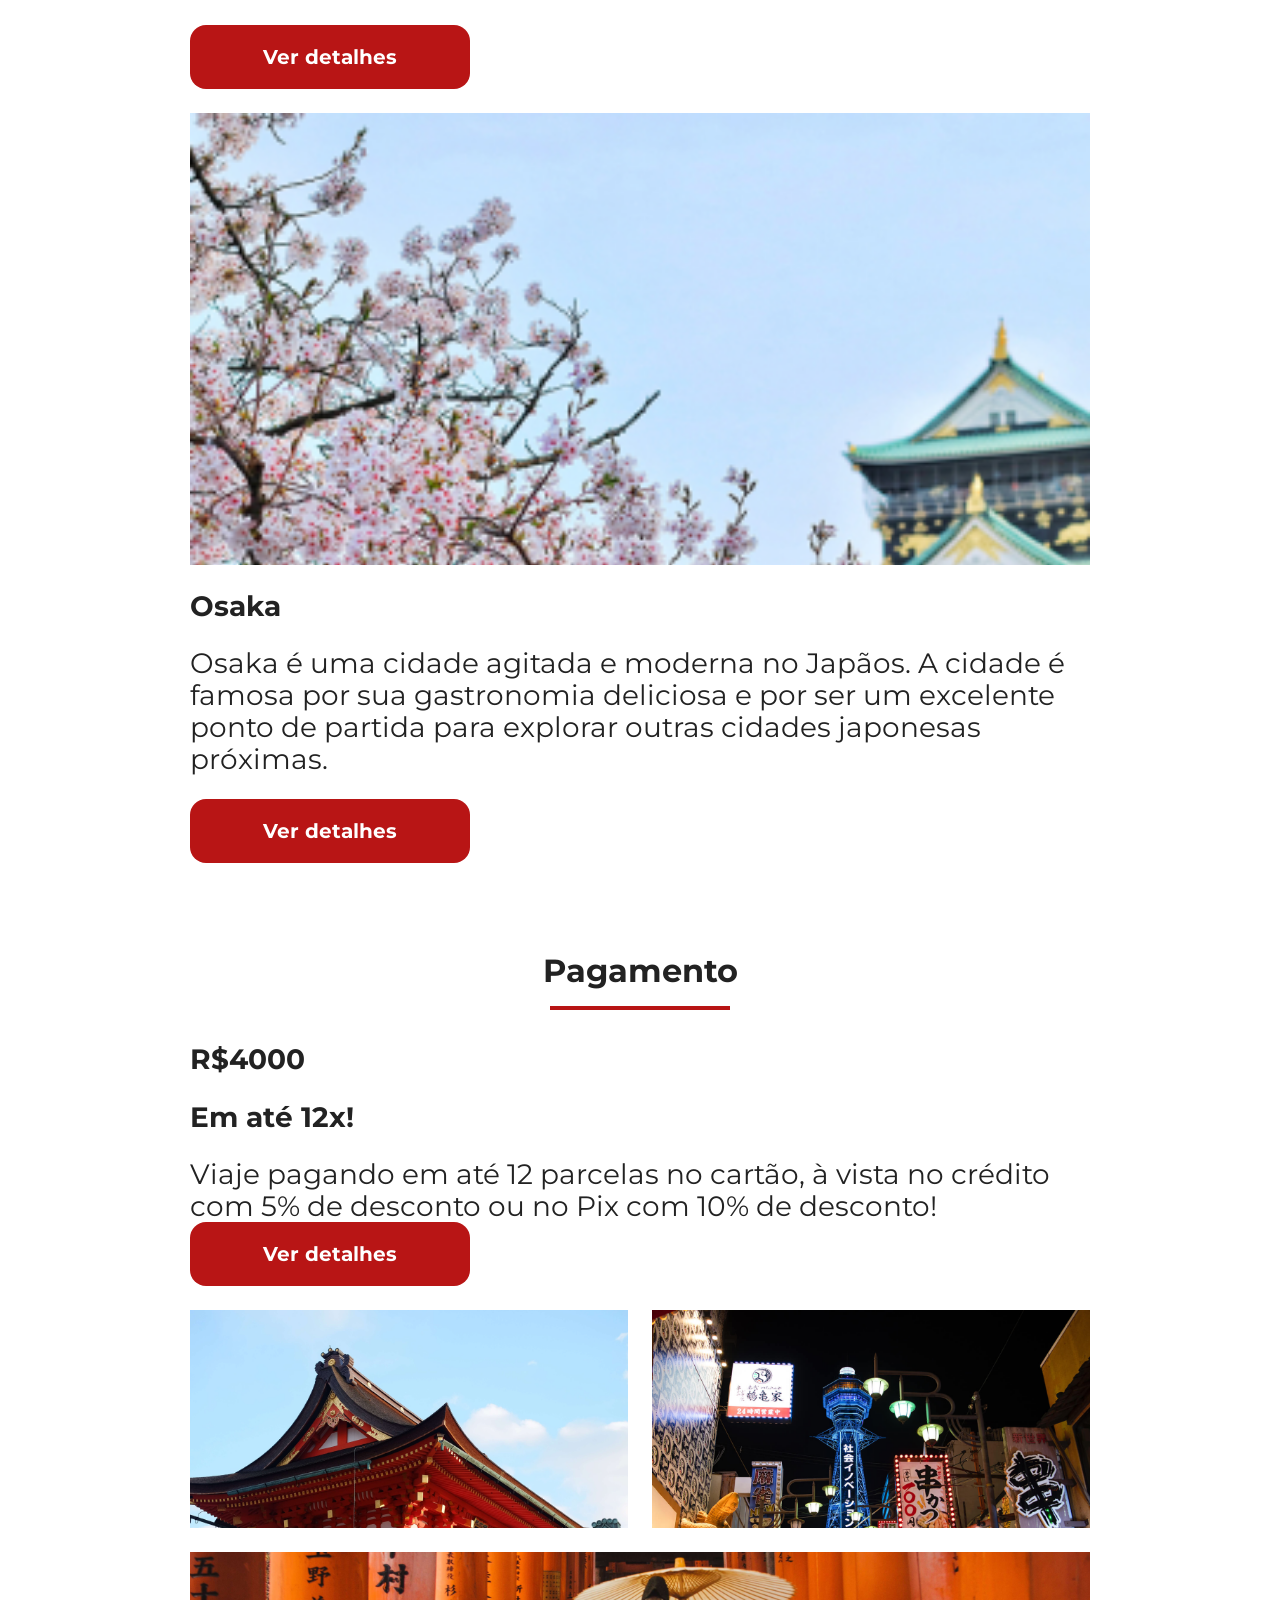
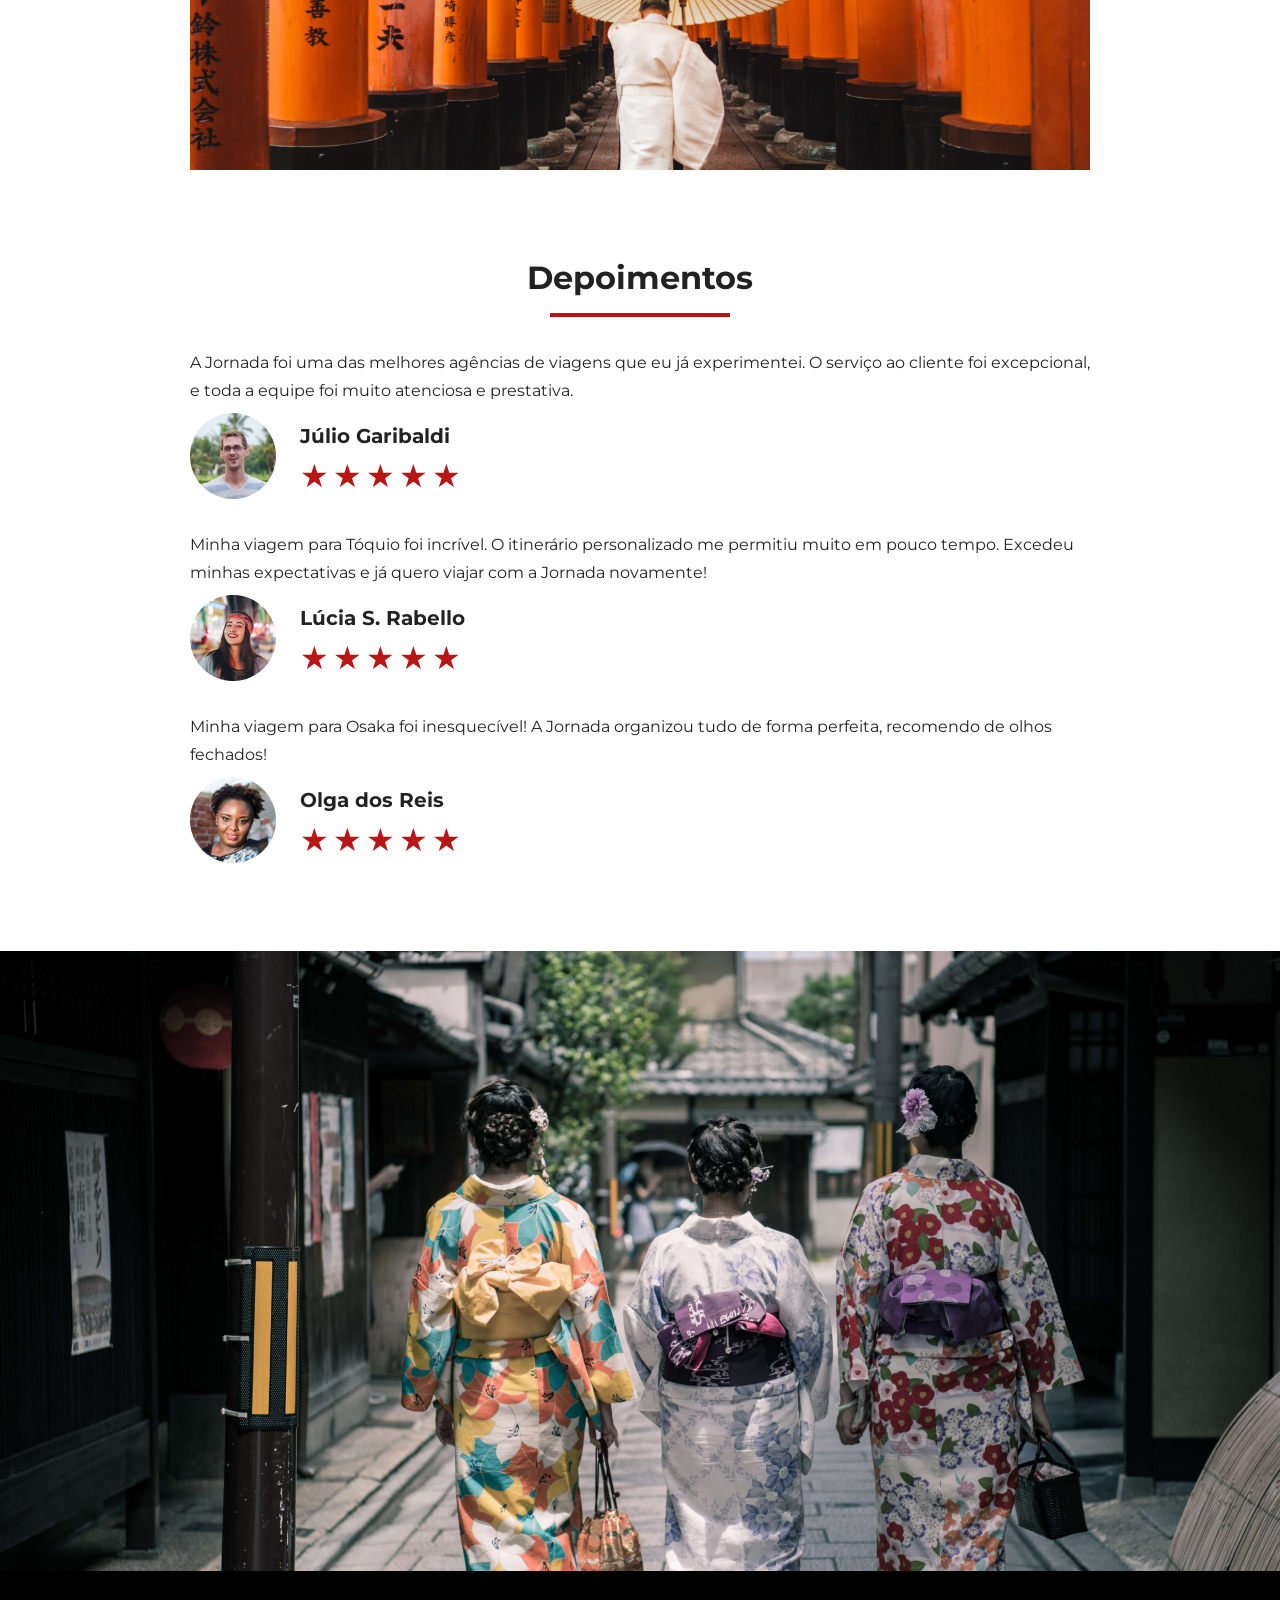
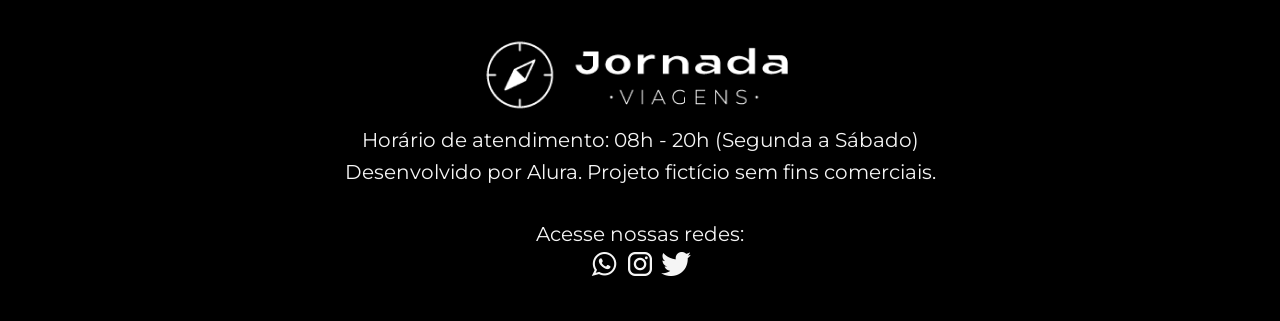
<file: html/pacotes.html>
<!doctype html>
<html lang="en">
  <head>
    <meta charset="UTF-8" />
    <meta http-equiv="X-UA-Compatible" content="ie=edge" />
    <meta name="viewport" content="width=device-width, initial-scale=1.0" />
    <title>Jornada Viagens - Pacote de viagem</title>
    <link rel="stylesheet" href="../css/style.css" />
    <link rel="icon" href="../favicon-logo-branco.svg" type="xml/svg" />
    <meta
      name="description"
      content="Jornada Viagens, uma agência apaixonada por criar viagens inesquecíveis"
    />
    <meta name="og:title" content="Jornada Viagens" />
    <meta
      name="og:description"
      content="Jornada Viagens, uma agência apaixonada por criar viagens inesquecíveis"
    />
    <meta
      name="og:image"
      content="https://leticiamboldo.github.io/jornada-viagens/img/logo-footer.png"
    />
    <meta name="og:type" content="website" />
    <meta
      name="og:url"
      content="https://leticiamboldo.github.io/jornada-viagens"
    />
  </head>
  <body>
    <header class="main-header">
      <a class="logo" href="../index.html" title="voltar para a página inicial">
        <img
          class="img-mobile"
          src="../img/bussola-jornada-branca.png"
          alt="Bússola do logo Jornada Viagens na cor branco"
        />
        <img
          class="img-desktop"
          src="../img/Logo-jornada-branca.png"
          alt="Logo Jornada Viagens na cor branca"
        />
      </a>
      <div class="navegation-menu">
        <label for="menu">
          <img src="../img/menu.png" alt="Menu" />
        </label>
        <input type="checkbox" id="menu" hidden />
        <nav>
          <ul class="list-links">
            <li>
              <a href="blog.html" target="_blank" title="Acessar Blog">Blog</a>
            </li>
            <li>
              <a
                class="underlined"
                href="pacotes.html"
                target="_blank"
                title="Acessar Pacotes de viagem"
                >Pacote de viagem</a
              >
            </li>
            <li>
              <a href="contato.html" target="_blank" title="Acessar Contato"
                >Contato</a
              >
            </li>
          </ul>
        </nav>
      </div>
    </header>
    <main>
      <section class="hero-blog">
        <div class="hero-pagina-img">
          <div class="section-header-title">
            <h2 class="title-content-hero">Conheça o Japão!</h2>
            <hr />
            <p class="text-content-hero">
              A Jornada possui o pacote perfeito para seu estilo e orçamento!
              Conheça as belas paisagens e a cultura milenar deste belo país!
            </p>
          </div>
        </div>
      </section>
      <section class="destinations">
        <div class="section-title">
          <h2>Destinos da Excursão</h2>
          <hr />
        </div>
        <div class="destination-items">
          <article class="item">
            <header>
              <div class="img-item tokyo"></div>
              <h4 class="content-title">Tokyo</h4>
            </header>
            <p class="content-text">
              Tóquio é uma cidade vibrante e cosmopolita, com seus templos
              históricos, museus de arte moderna e arranha-céus icônicos. Não
              perca a chance de mergulhar em sua atmosfera fascinante.
            </p>
            <footer>
              <a
                href="#"
                target="_blank"
                class="button"
                title="Veja mais detalhes do destino "
                >Ver detalhes</a
              >
            </footer>
          </article>
          <article class="item">
            <header>
              <div class="img-item osaka"></div>
              <h4 class="content-title">Osaka</h4>
            </header>
            <p class="content-text">
              Osaka é uma cidade agitada e moderna no Japãos. A cidade é famosa
              por sua gastronomia deliciosa e por ser um excelente ponto de
              partida para explorar outras cidades japonesas próximas.
            </p>
            <footer>
              <a href="#" target="_blank" class="button">Ver detalhes</a>
            </footer>
          </article>
        </div>
      </section>
      <section class="payments">
        <div class="section-title">
          <h2>Pagamento</h2>
          <hr />
        </div>
        <div class="content-container">
          <div class="text-content">
            <h3 class="content-title">R$4000</h3>
            <h4 class="content-title">Em até 12x!</h4>
            <p class="content-text">
              Viaje pagando em até 12 parcelas no cartão, à vista no crédito com
              5% de desconto ou no Pix com 10% de desconto!
            </p>
            <a
              href="#"
              target="_blank"
              class="button"
              title="Veja mais detalhes do destino "
              >Ver detalhes</a
            >
          </div>
          <div class="image-gallery">
            <div class="image four"></div>
            <div class="image five"></div>
            <div class="image six colspan-2"></div>
          </div>
        </div>
      </section>
      <section class="testimonial">
        <div class="section-title">
          <h2>Depoimentos</h2>
          <hr />
        </div>
        <div class="testimonial-container">
          <article>
            <header>
              <p>
                A Jornada foi uma das melhores agências de viagens que eu já
                experimentei. O serviço ao cliente foi excepcional, e toda a
                equipe foi muito atenciosa e prestativa.
              </p>
            </header>
            <footer>
              <img
                src="../img/av-julio.png"
                alt="imagem de perfil da cliente Júlio Garibaldi"
              />
              <div class="profile-content">
                <h4>Júlio Garibaldi</h4>
                <div class="rating">
                  <span class="star">&#9733;</span>
                  <span class="star">&#9733;</span>
                  <span class="star">&#9733;</span>
                  <span class="star">&#9733;</span>
                  <span class="star">&#9733;</span>
                </div>
              </div>
            </footer>
          </article>
          <article>
            <header>
              <p>
                Minha viagem para Tóquio foi incrível. O itinerário
                personalizado me permitiu muito em pouco tempo. Excedeu minhas
                expectativas e já quero viajar com a Jornada novamente!
              </p>
            </header>
            <footer>
              <img
                src="../img/av-lucia.png"
                alt="imagem de perfil da cliente Lúcia S. Rabello"
              />
              <div class="profile-content">
                <h4>Lúcia S. Rabello</h4>
                <div class="rating">
                  <span class="star">&#9733;</span>
                  <span class="star">&#9733;</span>
                  <span class="star">&#9733;</span>
                  <span class="star">&#9733;</span>
                  <span class="star">&#9733;</span>
                </div>
              </div>
            </footer>
          </article>
          <article>
            <header>
              <p>
                Minha viagem para Osaka foi inesquecível! A Jornada organizou
                tudo de forma perfeita, recomendo de olhos fechados!
              </p>
            </header>
            <footer>
              <img
                src="../img/av-olga.png"
                alt="imagem de perfil da cliente Olga dos Reis"
              />
              <div class="profile-content">
                <h4>Olga dos Reis</h4>
                <div class="rating">
                  <span class="star">&#9733;</span>
                  <span class="star">&#9733;</span>
                  <span class="star">&#9733;</span>
                  <span class="star">&#9733;</span>
                  <span class="star">&#9733;</span>
                </div>
              </div>
            </footer>
          </article>
        </div>
      </section>
      <section class="hero-footer">
        <div class="hero-travel-img"></div>
      </section>
    </main>
    <footer class="footer">
      <div class="footer-container">
        <div class="text-container">
          <img src="../img/logo-footer.png" alt="Logo da Jornada viagens" />
          <p class="text-footer">
            Horário de atendimento: 08h - 20h (Segunda a Sábado) <br />
            Desenvolvido por Alura. Projeto fictício sem fins comerciais.
          </p>
        </div>
        <div class="footer-redes">
          <p class="footer-text-redes">Acesse nossas redes:</p>
          <a href="#" target="_blank" title="Entre em contato via whatsapp">
            <img
              src="../img/logo-whatsapp-footer.png"
              alt="Logo do whatsapp da cor branca"
              class="footer-img"
            />
          </a>
          <a
            href="#"
            target="_blank"
            title="Acesse o Instagram do Jornada Viagens"
          >
            <img
              src="../img/logo-instagram-footer.png"
              alt="Logo do instagram da cor branca"
              class="footer-img"
            />
          </a>
          <a
            href="#"
            target="_blank"
            title="Acesse o Twitter do Jornada Viagens"
          >
            <img
              src="../img/logo-twitter-footer.png"
              alt="Logo do twitter da cor branca"
              class="footer-img"
            />
          </a>
        </div>
      </div>
    </footer>
  </body>
</html>
</file>
<file: css/style.css>
@import url(global.css);
@import url(header.css);
@import url(hero.css);
@import url(offers.css);
@import url(categories.css);
@import url(destinations.css);
@import url(payments.css);
@import url(testimonials.css);
@import url(banner.css);
@import url(footer.css);
@import url(blog.css);
@import url(contato.css);
@import url(travel.css);
</file>
